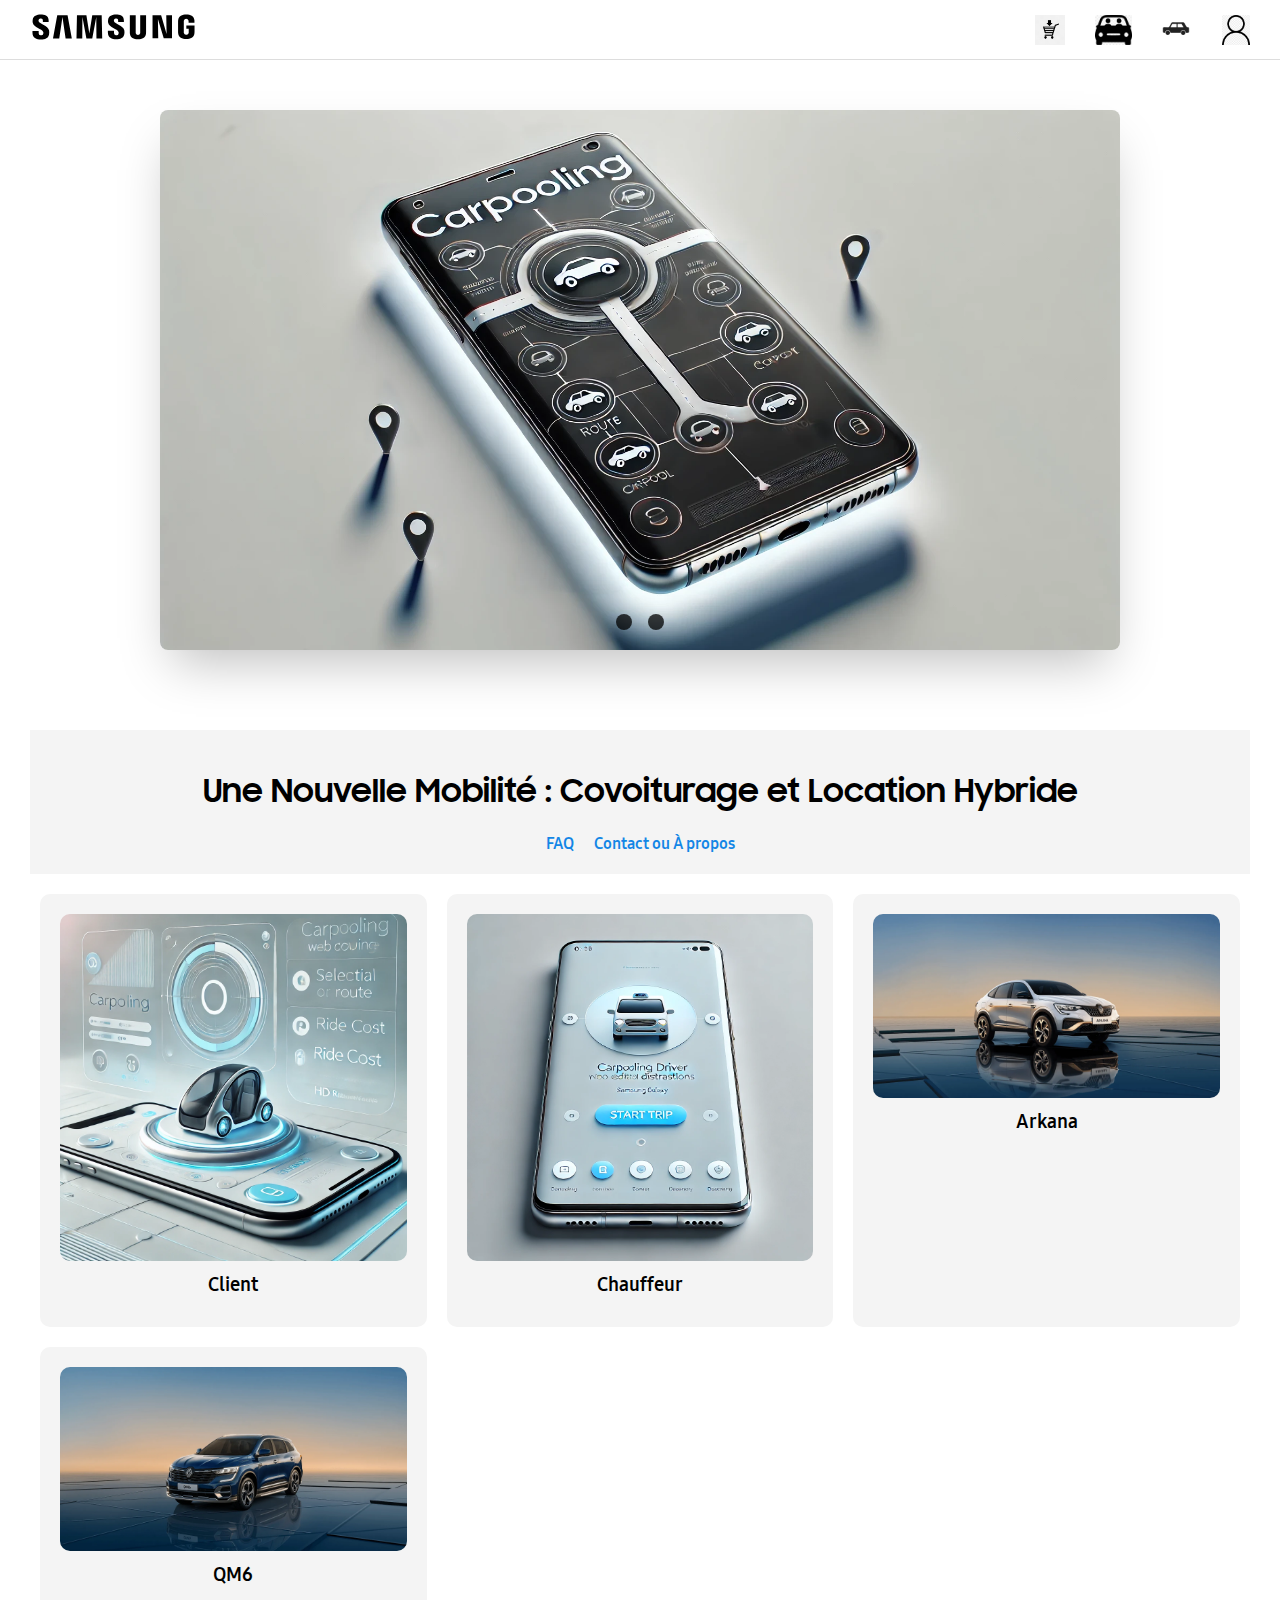
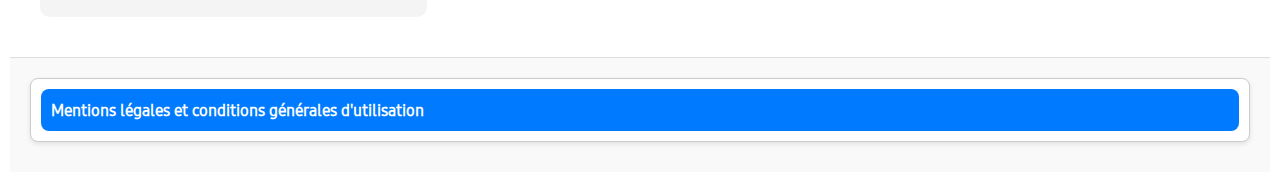
<file: SAE_WEB_Samsung/index.html>
<!DOCTYPE html>
<html lang="fr">
<head>
  <meta charset="UTF-8">
  <meta name="viewport" content="width=device-width, initial-scale=1.0">
  <title>Explore #DoWhatYouCant</title>
  <link rel="stylesheet" href="css/header.css">
  <link rel="stylesheet" href="css/principale.css">
</head>

<body>
<header class="header">
  <!-- Logo Samsung à gauche -->
  <div class="header-left">
    <a href="index.html">
      <img src="img/head/samsung.svg" alt="Samsung Logo">
    </a>
  </div>

  <!-- Liens à droite -->
  <div class="header-right">
    <a href="achat.html"><img src="img/head/achat.png" alt="achat"></a>
    <a href="covoiturage.html"><img src="img/head/covoiturage.png"><i class="icon-carpolling"></i></a>
    <a href="location.html"><img src="img/head/vtr.jpg"><i class="icon-location"></i></a>
    <a href="login.html"><img src="img/head/login.png"><i class="icon-user"></i></a>
  </div>
</header>

<!-- Contenu carrousel -->
<main>
  <div>
    <section class="container">
      <div class="slide-wrapper">
        <div class="slider">
          <img id="slide-1" src="img/covoit/carspollinf.webp" alt="carspollinf" />
          <img id="slide-2" src="img/loca/arkana/arkana_presentation.png" alt="voiture 2" />
        </div>
        <div class="slider-nav">
          <a href="#slide-1"></a>
          <a href="#slide-2"></a>
        </div>
      </div>
    </section>
  </div>

  <!-- Contenu des produits -->
  <section class="tittle-1">
    <h1>Une Nouvelle Mobilité : Covoiturage et Location Hybride</h1>
    <nav>
      <ul>
        <li><a href="faq.html">FAQ</a></li>
        <li><a href="info.html">Contact ou À propos</a></li>
      </ul>
    </nav>
  </section>

  <section class="products">
    <div class="product">
      <img src="img/covoit/consomateur.webp" alt="covoiturage client">
      <h2>Client</h2>
      <a href="client.html"><button class="hidden-button">Covoiturage</button></a>
    </div>

    <div class="product new">
      <img src="img/covoit/chauffeur.webp" alt="covoiturage chauffeur">
      <h2>Chauffeur</h2>
      <a href="conducteur.html"><button class="hidden-button">Covoiturage</button></a>
    </div>

    <div class="product">
      <img src="img/loca/arkana/akana.webp" alt="ARKANA">
      <h2>Arkana</h2>
      <a href="arkana.html"><button class="hidden-button">Louer</button></a>
    </div>

    <div class="product">
      <img src="img/loca/QM6/qm6.webp" alt="QM6">
      <h2>QM6</h2>
      <a href="QM6.html"><button class="hidden-button">Louer</button></a>
    </div>
  </section>
</main>

</body>

<!-- Mentions légales à la fin de la page -->
<footer>
  <details class="accordion">
    <summary class="accordion-summary">
      Mentions légales et conditions générales d'utilisation
    </summary>

    <div class="accordion-content">
      <p>
        Bienvenue sur notre site. En utilisant nos services, vous acceptez les conditions générales d'utilisation décrites ci-dessous.
      </p>
      <h3>1. Informations générales</h3>
      <p>
        Ce site est un projet fictif réalisé dans le cadre d'une activité pédagogique. Tous les contenus, images et données présentés ici ne sont pas officiels et ne reflètent pas les services ou produits réels de Samsung ou d'autres entités.
      </p>

      <h3>2. Propriété intellectuelle</h3>
      <p>
        Tous les éléments présentés sur ce site (textes, images, vidéos, etc.) sont utilisés uniquement à des fins éducatives. Les marques et logos appartiennent à leurs propriétaires respectifs. Toute reproduction ou utilisation non autorisée est interdite.
      </p>
      <a href="https://www.samsung.com/fr/info/legal/">en savoir plus</a>
      <h3>3. Limitation de responsabilité</h3>
      <p>
        Ce site n'est pas responsable de l'exactitude ou de la mise à jour des informations présentées. Les contenus sont purement fictifs et ne doivent pas être pris comme une source d'information officielle.
      </p>

      <h3>4. Protection des données</h3>
      <p>
        Ce site ne collecte ni ne stocke aucune donnée personnelle. Les formulaires ou fonctionnalités interactives sont simulés et n'impliquent aucun traitement réel des données.
      </p>

      <h3>5. Contact</h3>
      <p>
        Pour toute question relative à ce projet ou pour signaler une erreur dans les contenus présentés, veuillez contacter votre responsable pédagogique ou l'équipe projet.
      </p>
    </div>
  </details>
</footer>

</html>
</file>
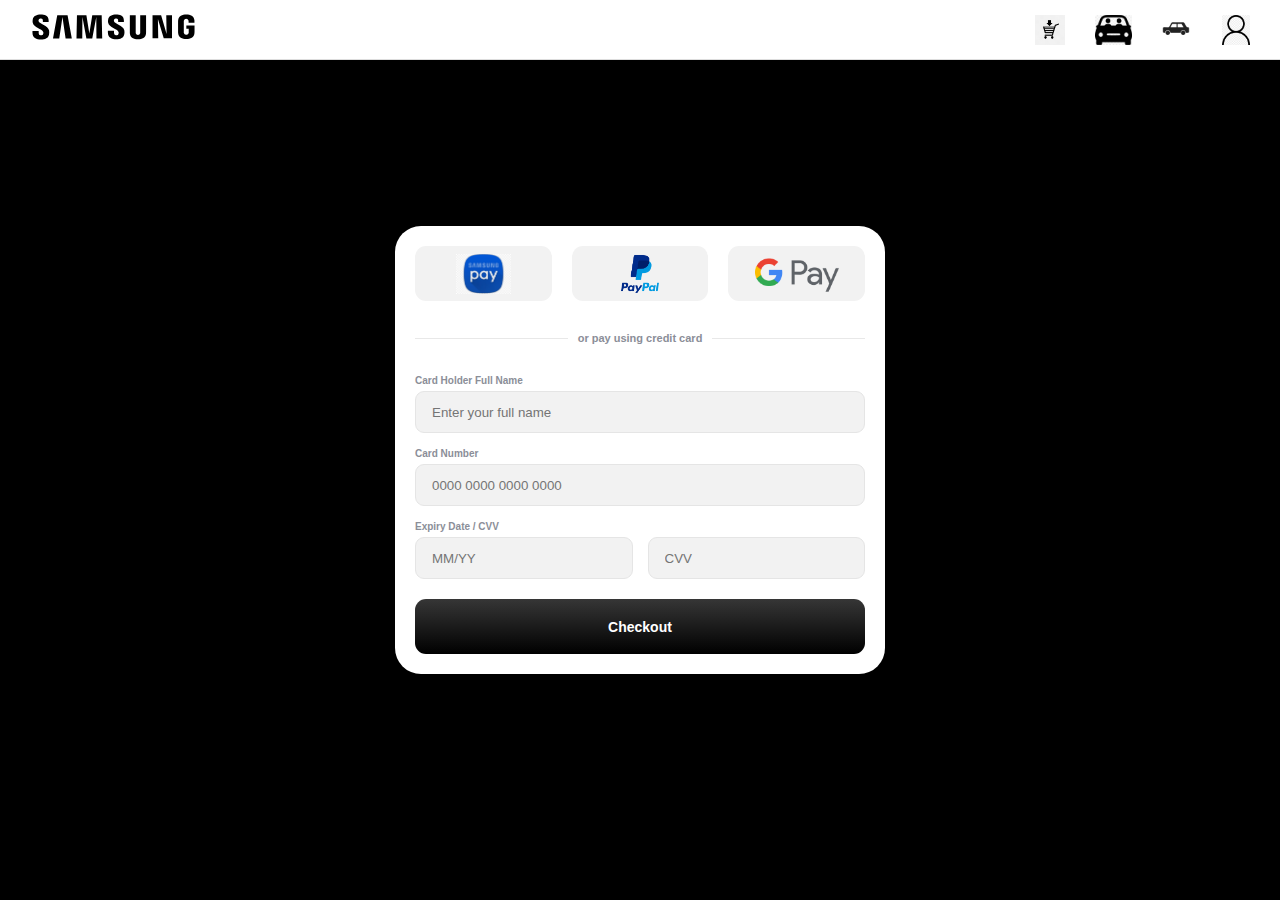
<file: SAE_WEB_Samsung/achat.html>
<!DOCTYPE html>
<html lang="en">
<head>
  <meta charset="UTF-8">
  <meta name="viewport" content="width=device-width, initial-scale=1.0">
  <title>Payment Modal</title>
  <link rel="stylesheet" href="css/achat.css">
  <link rel="stylesheet" href="css/header.css">
</head>

<header class="header">
  <!-- Logo Samsung à gauche -->
  <div class="header-left">
    <a href="index.html">
      <img src="img/head/samsung.svg" alt="Samsung Logo">
    </a>
  </div>

  <!-- Liens à droite -->
  <div class="header-right">
    <a href="achat.html"><img src="img/head/achat.png" alt="achat"></a>
    <a href="covoiturage.html"><img src="img/head/covoiturage.png"><i class="icon-carpolling"></i></a>
    <a href="location.html"><img src="img/head/vtr.jpg"><i class="icon-location"></i></a>
    <a href="login.html"><img src="img/head/login.png"><i class="icon-user"></i></a>
  </div>
</header>

<body>
<div class="modal">
  <form class="form">
    <div class="payment--options">
      <button name="paypal" type="button">
        <img src="img/sms_pay.webp" alt="PayPal Logo" width="60" height="20">
      </button>
      <button name="samsung-pay" type="button">
        <img src="img/Paypal_2014_logo.png" alt="Samsung Pay Logo" width="60" height="20">
      </button>
      <button name="google-pay" type="button">
        <img src="img/Google_Pay_Logo.svg.png" alt="Google Pay Logo" width="60" height="20">
      </button>
    </div>
    <div class="separator">
      <div class="line"></div>
      <p>or pay using credit card</p>
      <div class="line"></div>
    </div>
    <div class="credit-card-info--form">
      <div class="input_container">
        <label for="cardholder" class="input_label">Card Holder Full Name</label>
        <input id="cardholder" class="input_field" type="text" placeholder="Enter your full name">
      </div>
      <div class="input_container">
        <label for="cardnumber" class="input_label">Card Number</label>
        <input id="cardnumber" class="input_field" type="number" placeholder="0000 0000 0000 0000">
      </div>
      <div class="input_container">
        <label class="input_label">Expiry Date / CVV</label>
        <div class="split">
          <input class="input_field" type="text" placeholder="MM/YY">
          <input class="input_field" type="number" placeholder="CVV">
        </div>
      </div>
    </div>
    <button class="purchase--btn">Checkout</button>
  </form>
</div>

</body>

</html>
</file>
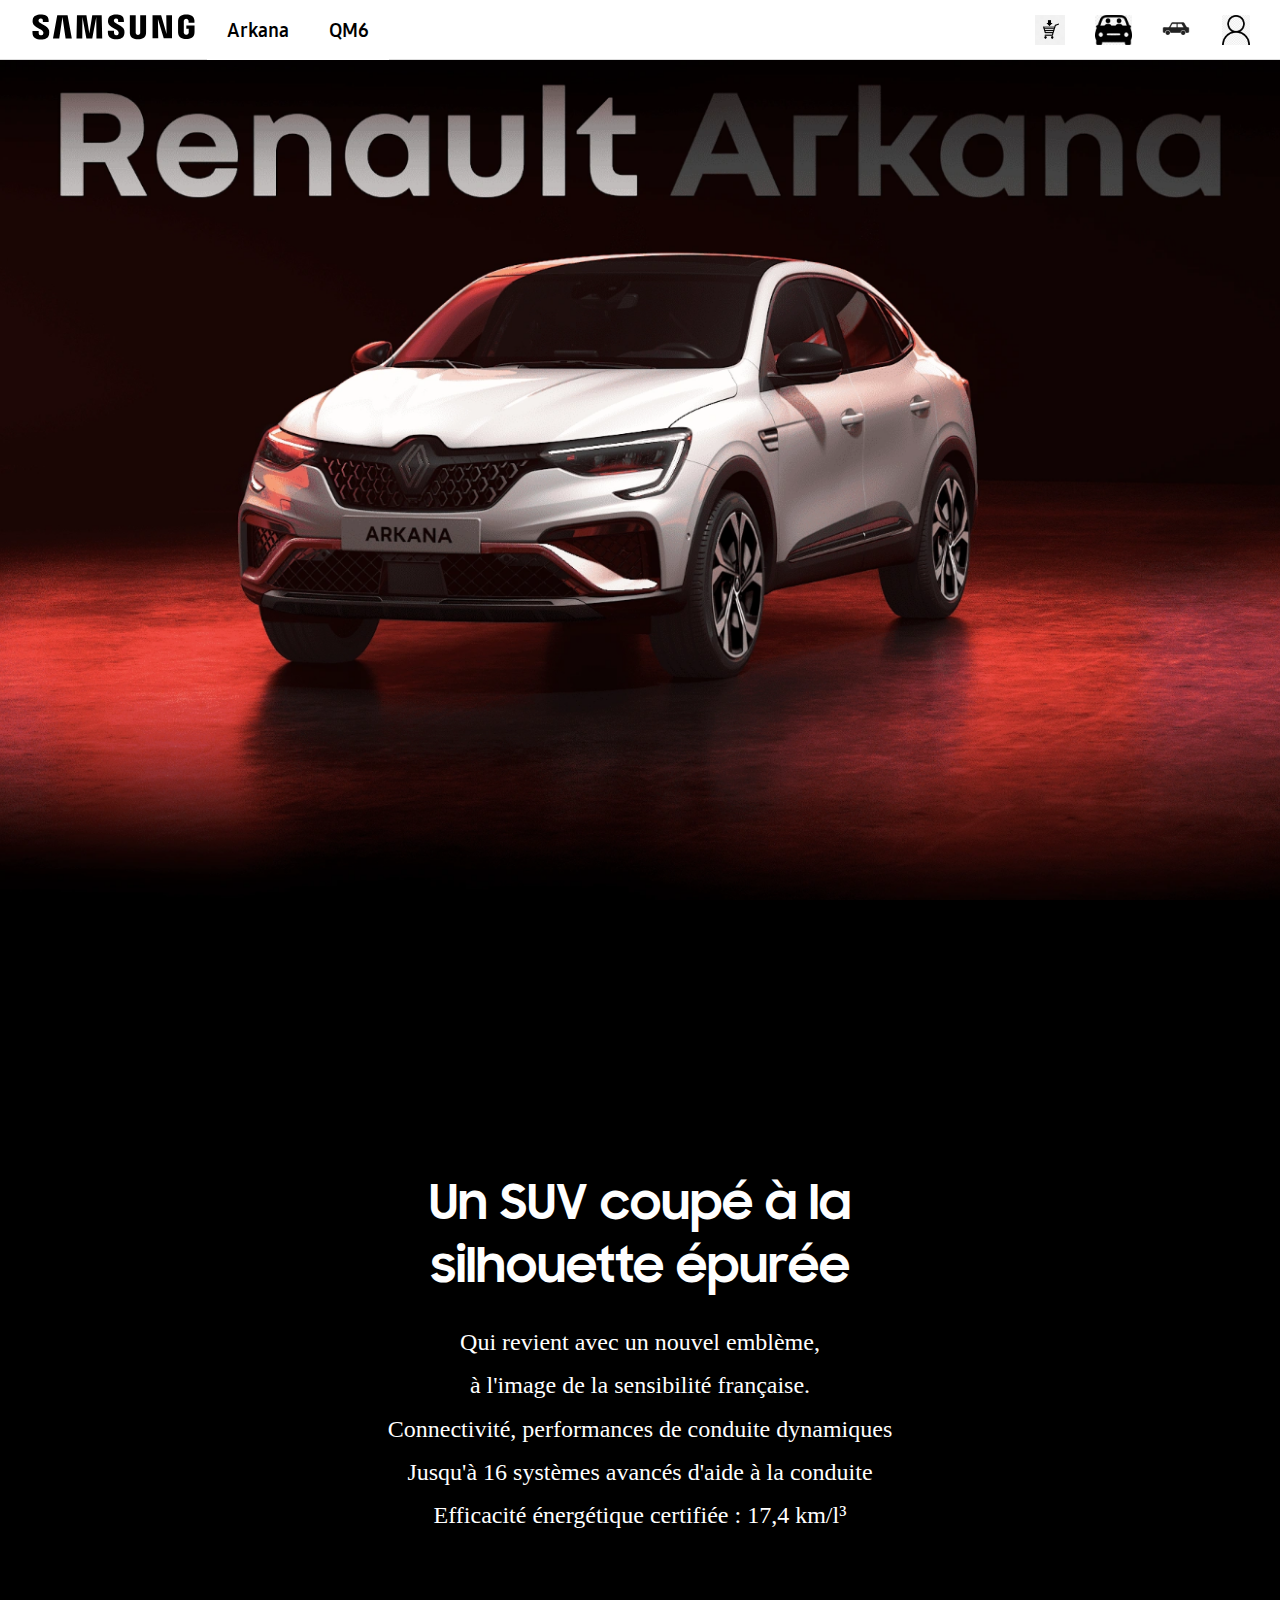
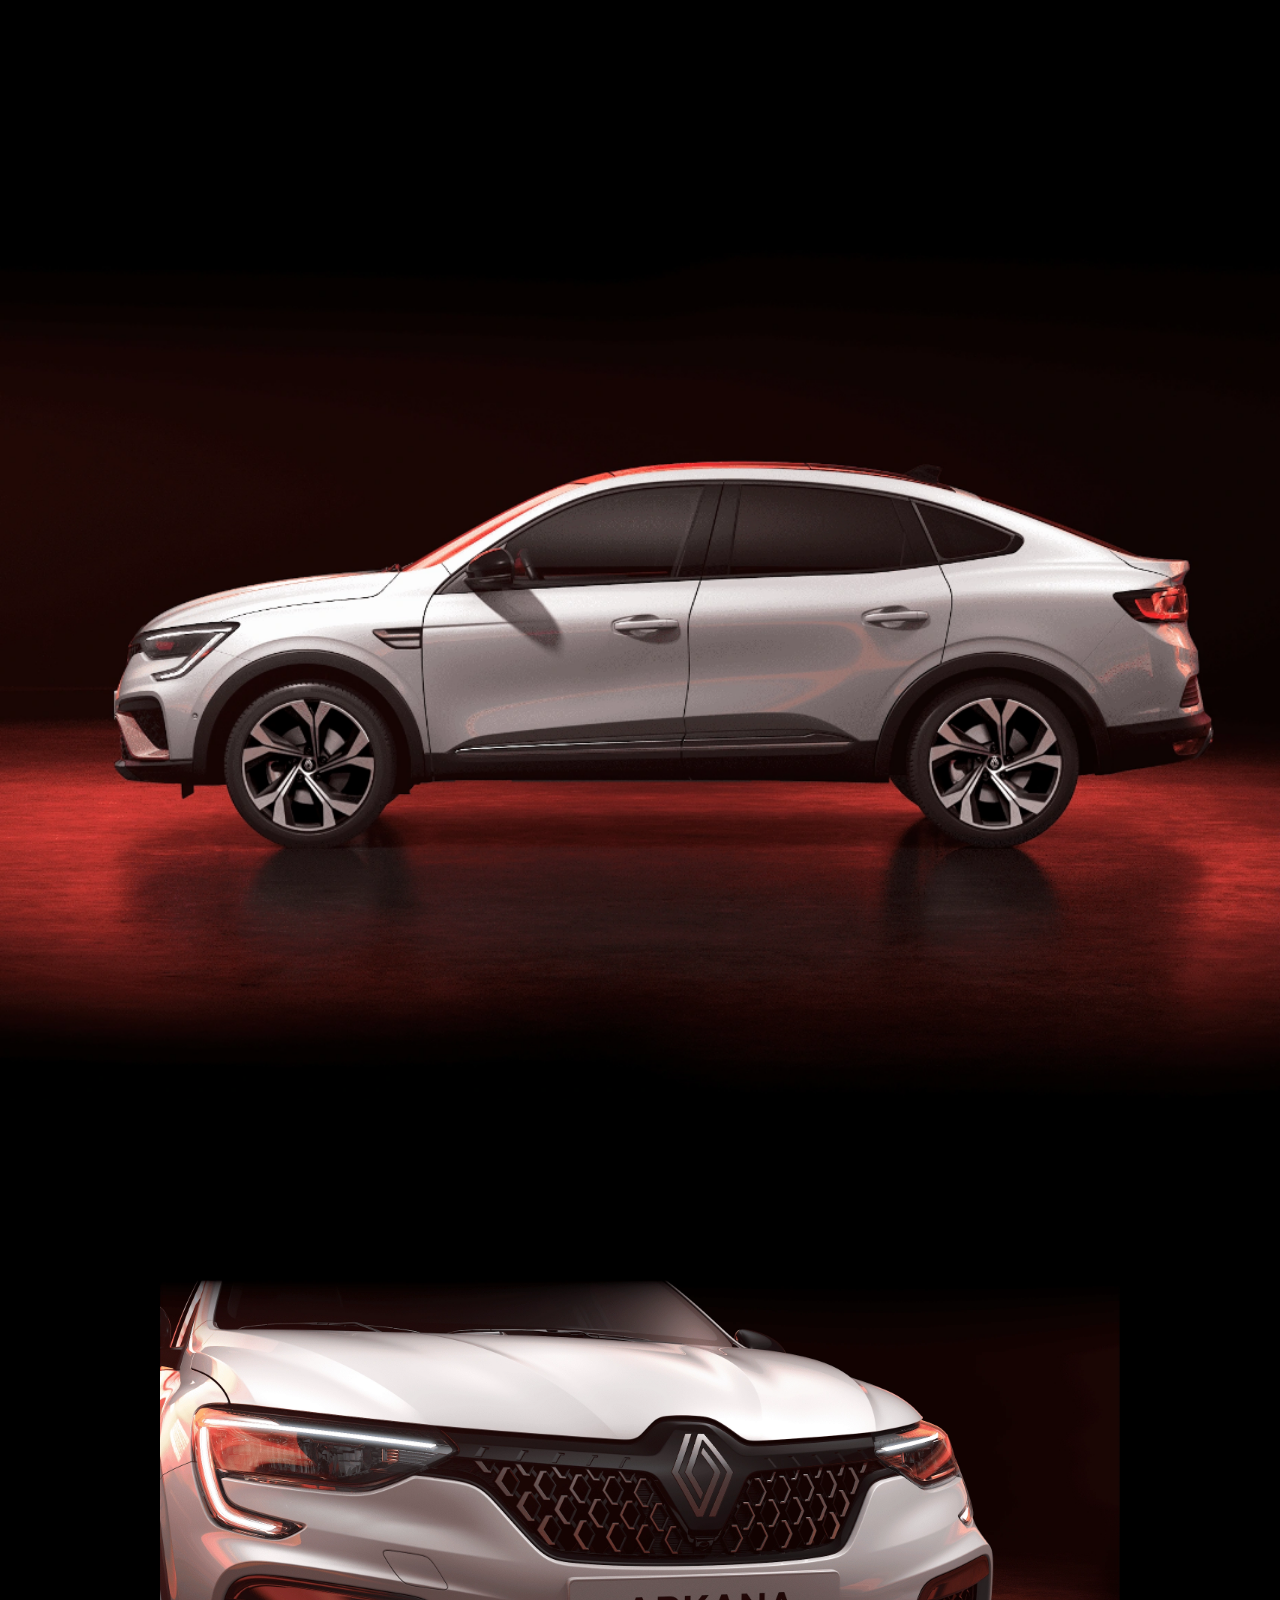
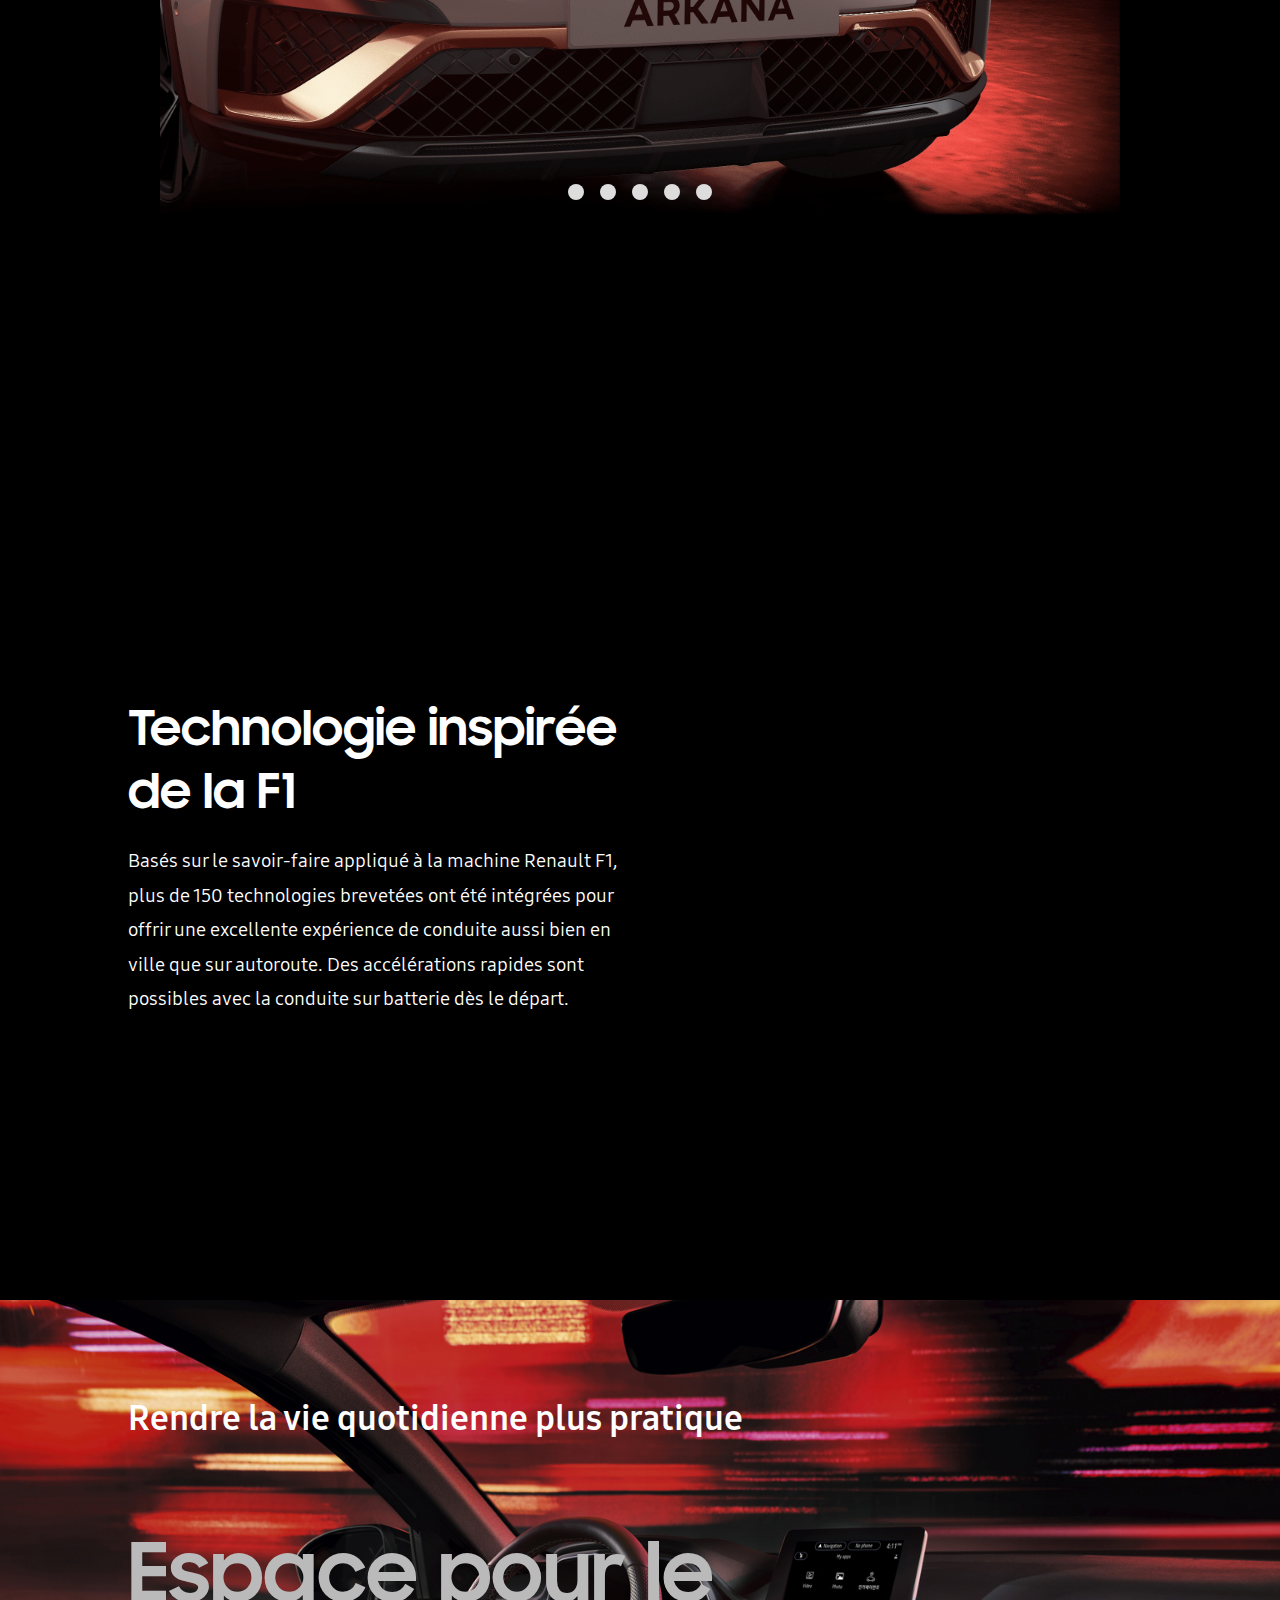
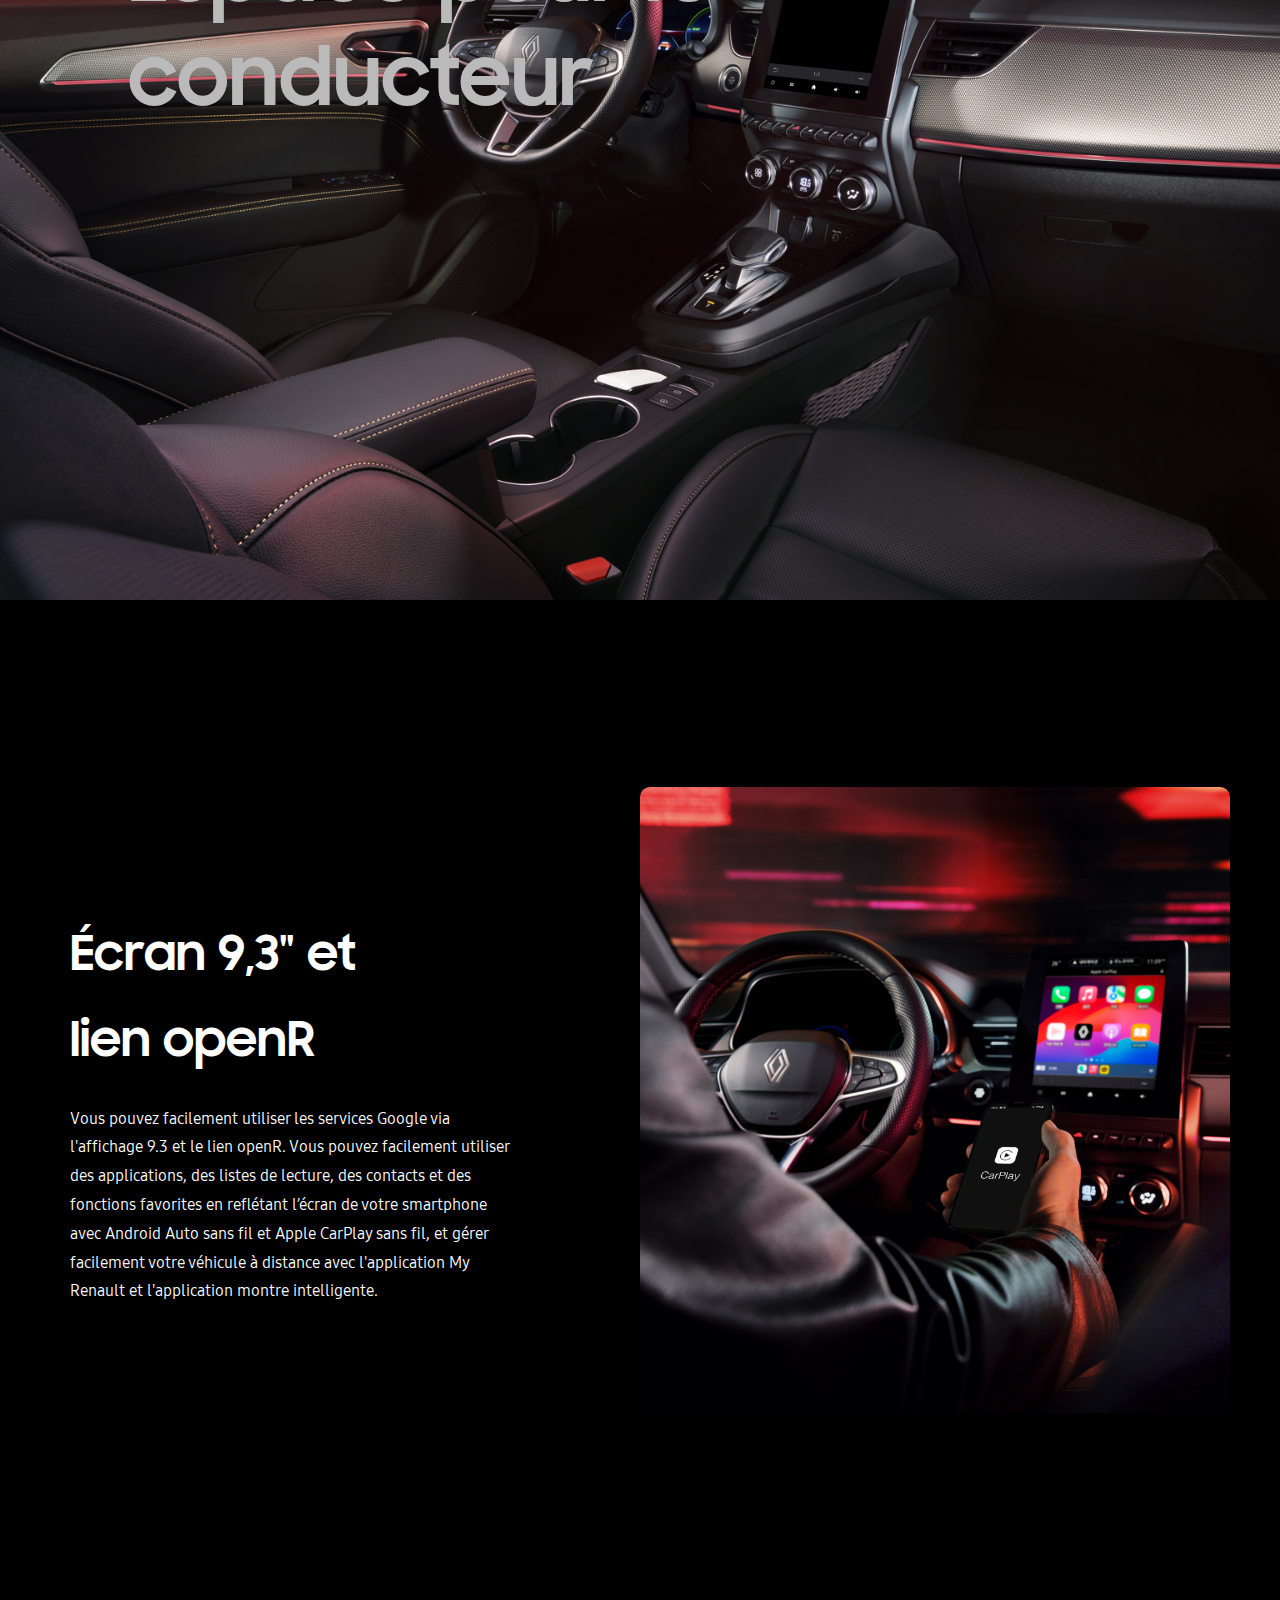
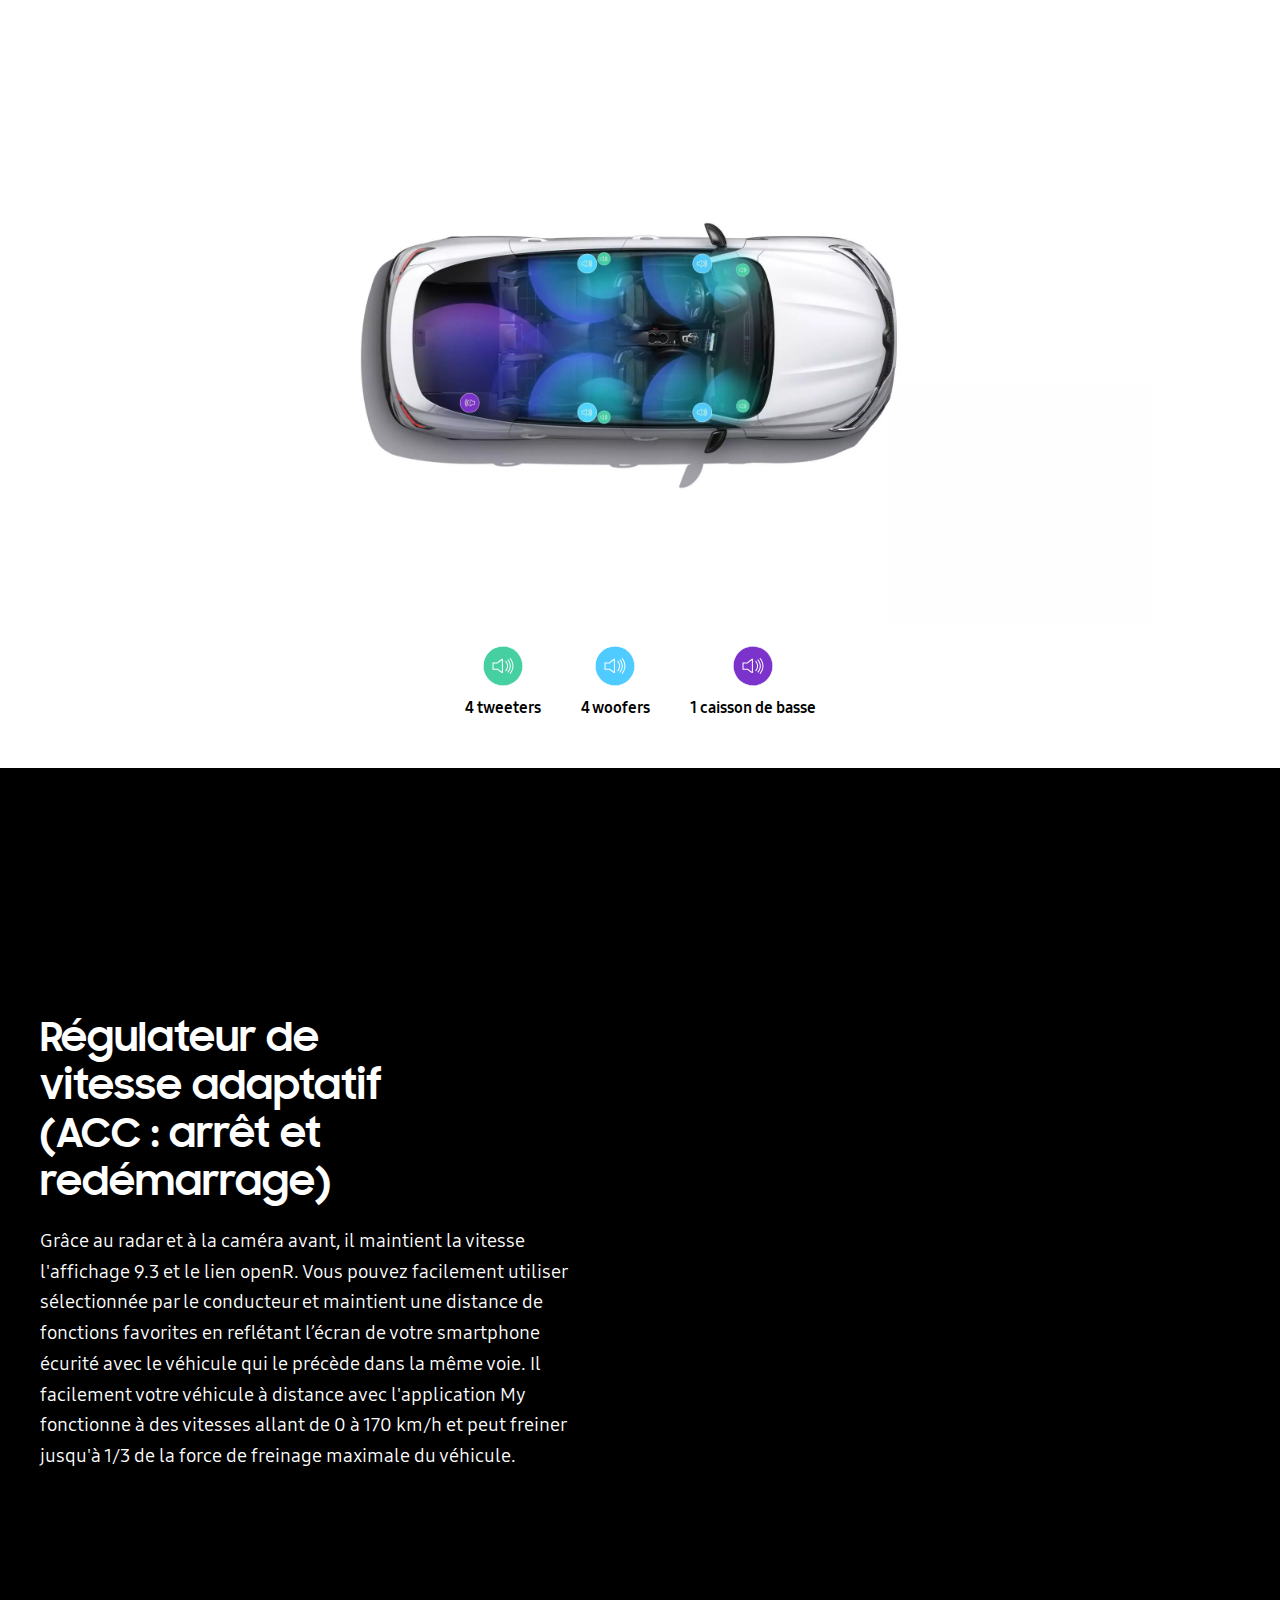
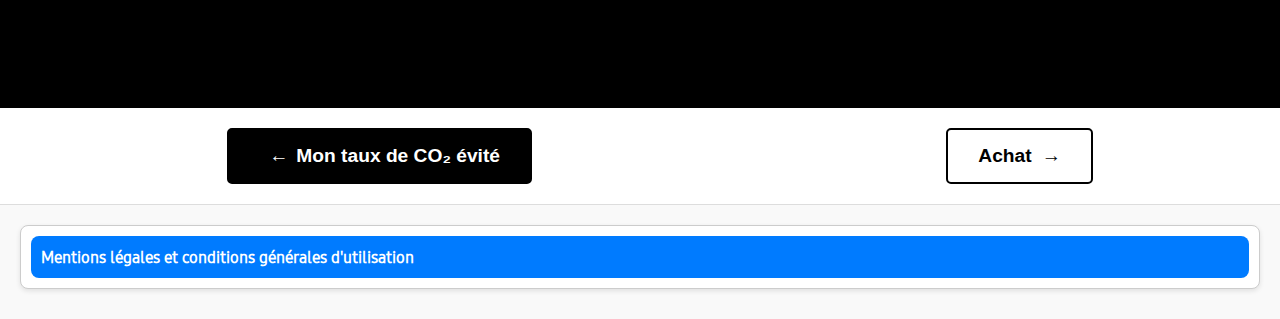
<file: SAE_WEB_Samsung/arkana.html>
<!DOCTYPE html>
<html lang="en" xmlns="">
<head>
    <meta charset="UTF-8">
    <meta name="viewport" content="width=device-width, initial-scale=1.0">
    <title>Renault Arkana Ad</title>
    <link rel="stylesheet" href="css/voiture.css">
    <link rel="stylesheet" href="css/header.css">
</head>


<header class="header">
    <!-- Logo Samsung à gauche -->
    <div class="header-left">
        <a href="index.html">
            <img src="img/head/samsung.svg" alt="Samsung Logo">
        </a>
    </div>

    <div class="header-center">
        <a href="arkana.html">Arkana</a>
        <a href="QM6.html">QM6</a>
    </div>


    <!-- Liens à droite -->
    <div class="header-right">
        <a href="achat.html"><img src="img/head/achat.png" alt="achat"></a>
        <a href="covoiturage.html"><img src="img/head/covoiturage.png"><i class="icon-carpolling"></i></a>
        <a href="location.html"><img src="img/head/vtr.jpg"><i class="icon-location"></i></a>
        <a href="login.html"><img src="img/head/login.png"><i class="icon-user"></i></a>
    </div>
</header>


<body>

<!-- First section with image -->
<div class="section">
    <img src="img/loca/arkana/arkana_presentation.png" alt="Background">
</div>

<!-- Second section with text overlay -->
<div class="section" style="background: #000;">
    <div class="text-overlay">
        <h1>Un SUV coupé à la silhouette épurée</h1>
        <p>Qui revient avec un nouvel emblème,<br>
            à l'image de la sensibilité française.<br>
            Connectivité, performances de conduite dynamiques<br>
            Jusqu'à 16 systèmes avancés d'aide à la conduite<br>
            Efficacité énergétique certifiée : 17,4 km/l³
        </p>
    </div>
</div>

<div class="section">
    <img src="img/loca/arkana/arkana_profile.png" alt="arkana">
</div>
<!-- Carousel Section -->
<div class="container">
    <div class="slide-wrapper">
        <div class="slider">
            <!-- Dynamically Generated Images -->
            <img src="img/loca/arkana/arkana_sequence1.webp" alt="Carousel Image 1">
            <img src="img/loca/arkana/arkana_sequence2.webp" alt="Carousel Image 2">
            <img src="img/loca/arkana/arkana_sequence4.webp" alt="Carousel Image 3">
            <img src="img/loca/arkana/arkana_sequence5.webp" alt="Carousel Image 4">
            <img src="img/loca/arkana/arkana_sequence6.webp" alt="Carousel Image 5">
        </div>
        <div class="slider-nav">
            <div class="active"></div>
            <div></div>
            <div></div>
            <div></div>
            <div></div>
        </div>
    </div>
</div>


<div class="video-text-section">
    <video autoplay muted loop>
        <source src="https://cdn.renault.co.kr/ko/resource/img/upload/asset/arkana/exploded/Motorisation_Hybrid_E_Tech_1280_720.mp4" type="video/mp4">
    </video>
    <div class="text-content">
        <h1>Technologie inspirée de la F1</h1>
        <p>Basés sur le savoir-faire appliqué à la machine Renault F1, plus de 150 technologies brevetées ont été intégrées pour offrir une excellente expérience de conduite aussi bien en ville que sur autoroute. Des accélérations rapides sont possibles avec la conduite sur batterie dès le départ.</p>
    </div>
</div>

<div class="driver-space-section">
    <img src="img/loca/arkana/arkana_interieur.png" alt="interieur">
    <div class="text-content-interieur">
        <h1>Rendre la vie quotidienne plus pratique</h1>
        <p>Espace pour le<br> conducteur</p>
    </div>
</div>

<div class="carplay-section">
    <div class="text-content-carplay">
        <h1>Écran 9,3" et<br>lien openR</h1>
        <p>
            Vous pouvez facilement utiliser les services Google via<br>
            l'affichage 9.3 et le lien openR. Vous pouvez facilement utiliser<br>
            des applications, des listes de lecture, des contacts et des<br>
            fonctions favorites en reflétant l’écran de votre smartphone<br>
            avec Android Auto sans fil et Apple CarPlay sans fil, et gérer<br>
            facilement votre véhicule à distance avec l'application My<br>
            Renault et l'application montre intelligente.
        </p>
    </div>
    <img src="img/loca/arkana/arkana_carplay.png" alt="CarPlay">
</div>

<div class="sound-icons-section">
    <img src="img/loca/arkana/arkana_son.webp" alt="Vue intérieure avec sons">
    <div class="sound-legend">
        <div>
            <img src="img/loca/arkana/son/son_vert.svg" alt="Tweeter">
            <span>4 tweeters</span>
        </div>
        <div>
            <img src="img/loca/arkana/son/son_bleu.svg" alt="Woofer">
            <span>4 woofers</span>
        </div>
        <div>
            <img src="img/loca/arkana/son/son_violet.svg" alt="Caisson de basse">
            <span>1 caisson de basse</span>
        </div>
    </div>
</div>

<div class="auto-section">
    <div class="text-content-auto">
        <h1>Régulateur de<br>
            vitesse adaptatif<br>
            (ACC : arrêt et<br>
            redémarrage)</h1>
        <p>
            Grâce au radar et à la caméra avant, il maintient la vitesse<br>
            l'affichage 9.3 et le lien openR. Vous pouvez facilement utiliser<br>
            sélectionnée par le conducteur et maintient une distance de<br>
            fonctions favorites en reflétant l’écran de votre smartphone<br>
            écurité avec le véhicule qui le précède dans la même voie. Il<br>
            facilement votre véhicule à distance avec l'application My<br>
            fonctionne à des vitesses allant de 0 à 170 km/h et peut freiner<br>
            jusqu'à 1/3 de la force de freinage maximale du véhicule.
        </p>
    </div>
    <video autoplay muted loop>
        <source src="https://cdn.renault.co.kr/ko/resource/img/upload/asset/arkana/editorial/video_editorial.mp4" type="video/mp4">
    </video>
</div>

<div class="button-container">
    <a href="calculateur.html" class="button black">
        <span class="arrow">&#8592;</span>Mon taux de CO₂ évité
    </a>
    <a href="achat.html" class="button white">
        Achat <span>&#8594;</span>
    </a>
</div>

</body>

<!-- Mentions légales à la fin de la page -->
<footer>
    <details class="accordion">
        <summary class="accordion-summary">
            Mentions légales et conditions générales d'utilisation
        </summary>

        <div class="accordion-content">
            <p>
                Bienvenue sur notre site. En utilisant nos services, vous acceptez les conditions générales d'utilisation décrites ci-dessous.
            </p>
            <h3>1. Informations générales</h3>
            <p>
                Ce site est un projet fictif réalisé dans le cadre d'une activité pédagogique. Tous les contenus, images et données présentés ici ne sont pas officiels et ne reflètent pas les services ou produits réels de Samsung ou d'autres entités.
            </p>

            <h3>2. Propriété intellectuelle</h3>
            <p>
                Tous les éléments présentés sur ce site (textes, images, vidéos, etc.) sont utilisés uniquement à des fins éducatives. Les marques et logos appartiennent à leurs propriétaires respectifs. Toute reproduction ou utilisation non autorisée est interdite.
            </p>

            <h3>3. Limitation de responsabilité</h3>
            <p>
                Ce site n'est pas responsable de l'exactitude ou de la mise à jour des informations présentées. Les contenus sont purement fictifs et ne doivent pas être pris comme une source d'information officielle.
            </p>

            <h3>4. Protection des données</h3>
            <p>
                Ce site ne collecte ni ne stocke aucune donnée personnelle. Les formulaires ou fonctionnalités interactives sont simulés et n'impliquent aucun traitement réel des données.
            </p>

            <h3>5. Contact</h3>
            <p>
                Pour toute question relative à ce projet ou pour signaler une erreur dans les contenus présentés, veuillez contacter votre responsable pédagogique ou l'équipe projet.
            </p>
        </div>
    </details>
</footer>
</html>
</file>
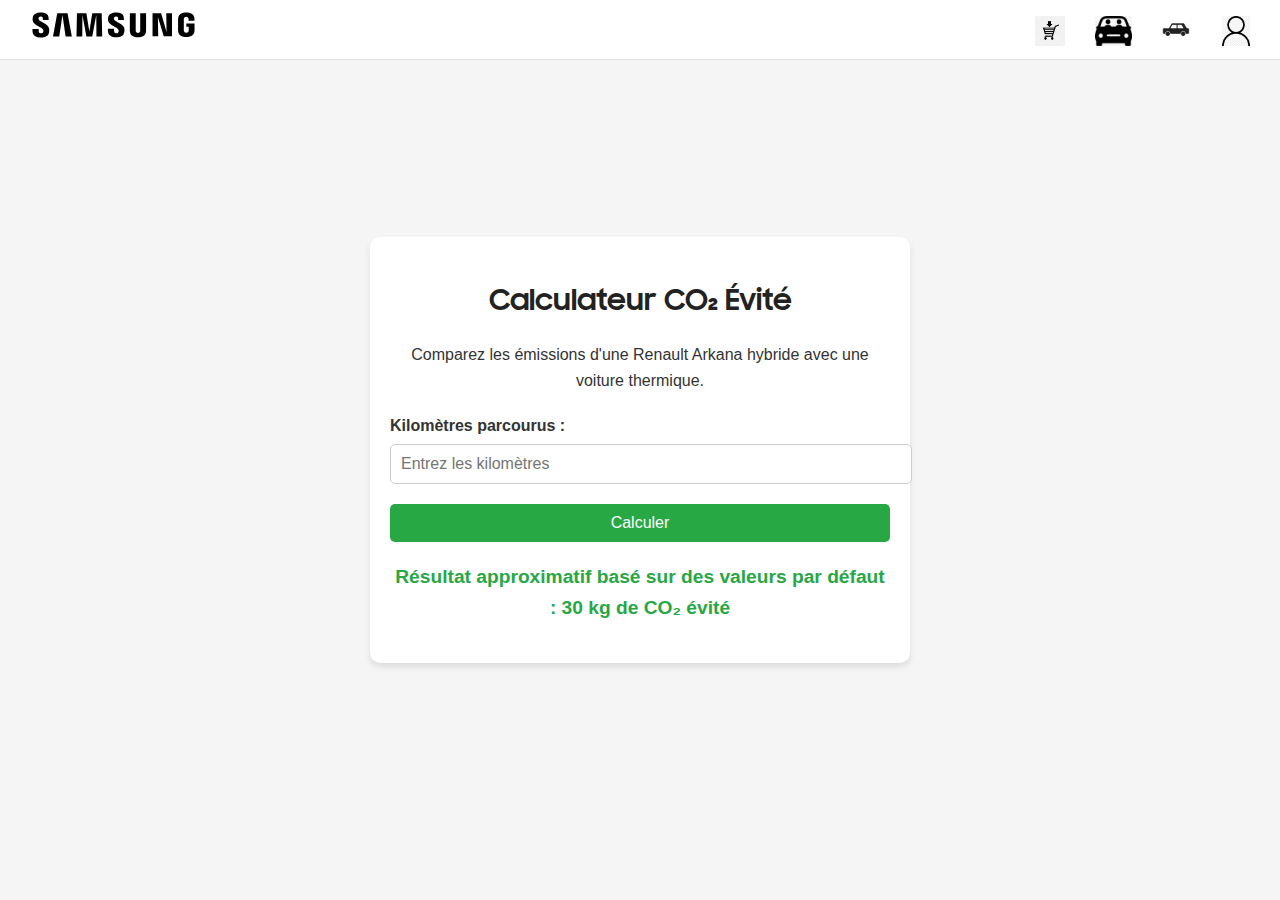
<file: SAE_WEB_Samsung/calculateur.html>
<!DOCTYPE html>
<html lang="fr">
<head>
  <meta charset="UTF-8">
  <meta name="viewport" content="width=device-width, initial-scale=1.0">
  <title>Calculateur CO₂</title>
  <link rel="stylesheet" href="css/header.css">
  <link rel="stylesheet" href="css/calculateur.css">
</head>


<header class="header">
  <!-- Logo Samsung à gauche -->
  <div class="header-left">
    <a href="index.html">
      <img src="img/head/samsung.svg" alt="Samsung Logo">
    </a>
  </div>

  <!-- Liens à droite -->
  <div class="header-right">
    <a href="achat.html"><img src="img/head/achat.png" alt="achat"></a>
    <a href="covoiturage.html"><img src="img/head/covoiturage.png"><i class="icon-carpolling"></i></a>
    <a href="location.html"><img src="img/head/vtr.jpg"><i class="icon-location"></i></a>
    <a href="login.html"><img src="img/head/login.png"><i class="icon-user"></i></a>
  </div>
</header>



<body>
<div class="calculator-container">
  <div class="calculator-header">
    <h1>Calculateur CO₂ Évité</h1>
    <p>Comparez les émissions d'une Renault Arkana hybride avec une voiture thermique.</p>
  </div>

  <form action="#" method="get">
    <div class="form-group">
      <label for="km">Kilomètres parcourus :</label>
      <input type="number" id="km" name="km" placeholder="Entrez les kilomètres" required>
    </div>
    <button type="submit" class="calculate-btn">Calculer</button>


    <div class="result">
      <p>
        Résultat approximatif basé sur des valeurs par défaut :
        <strong>30 kg de CO₂ évité</strong>
      </p>
    </div>

  </form>
</div>
</body>
</html>
</file>
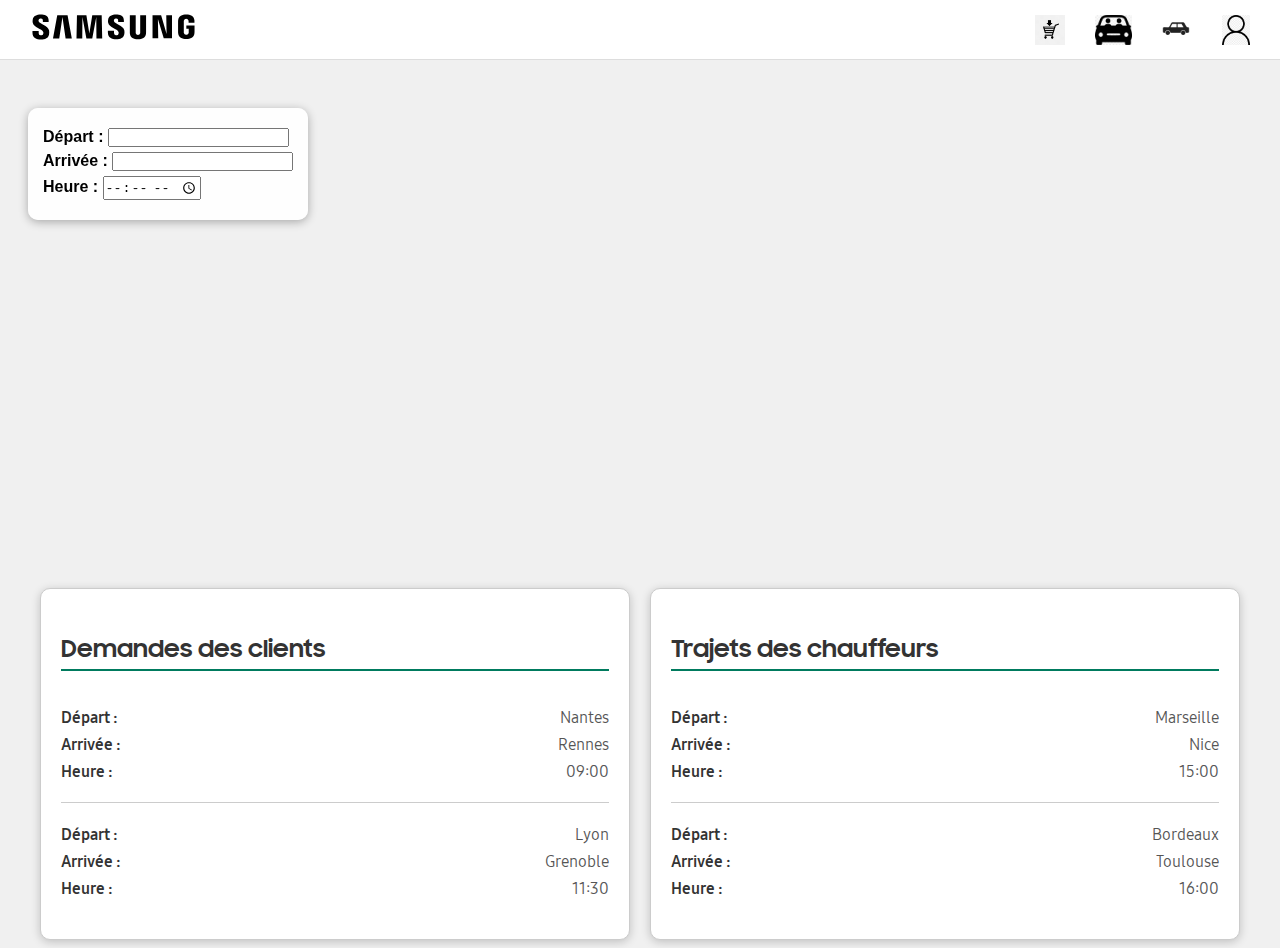
<file: SAE_WEB_Samsung/client.html>
<!DOCTYPE html>
<html lang="fr">

<head>
    <meta charset="UTF-8">
    <meta name="viewport" content="width=device-width, initial-scale=1.0">
    <title>Carte et Demande</title>
    <link rel="stylesheet" href="css/header.css">
    <link rel="stylesheet" href="css/client.css">
</head>


<header class="header">
    <!-- Logo Samsung à gauche -->
    <div class="header-left">
        <a href="index.html">
            <img src="img/head/samsung.svg" alt="Samsung Logo">
        </a>
    </div>

    <!-- Liens à droite -->
    <div class="header-right">
        <a href="achat.html"><img src="img/head/achat.png" alt="achat"></a>
        <a href="covoiturage.html"><img src="img/head/covoiturage.png"><i class="icon-carpolling"></i></a>
        <a href="location.html"><img src="img/head/vtr.jpg"><i class="icon-location"></i></a>
        <a href="login.html"><img src="img/head/login.png"><i class="icon-user"></i></a>
    </div>
</header>
<body>
<div class="map-container">


    <iframe
            src="https://www.google.com/maps/embed?pb=!1m18!1m12!1m3!1d2624.999168733134!2d2.292292515674436!3d48.85884407928792!2m3!1f0!2f0!3f0!3m2!1i1024!2i768!4f13.1!3m3!1m2!1s0x47e66fdf77e330d1%3A0x3a5d61e9b1e2f4b8!2sEiffel%20Tower!5e0!3m2!1sen!2sfr!4v1632936746330!5m2!1sen!2sfr"
            allowfullscreen=""
            loading="lazy">
    </iframe>
    <div class="client-request"><p>
        <label for="depart"><strong>Départ :</strong></label>
        <input type="text" id="depart" name="depart">
    </p>
        <p>
            <label for="arrivee"><strong>Arrivée :</strong></label>
            <input type="text" id="arrivee" name="arrivee">
        </p>
        <p>
            <label for="heure"><strong>Heure :</strong></label>
            <input type="time" id="heure" name="heure" >
        </p>
    </div>
</div>



<div class="content-section">
    <div class="box">
        <h3>Demandes des clients</h3>
        <div class="demande">
            <p><strong>Départ :</strong> Nantes</p>
            <p><strong>Arrivée :</strong> Rennes</p>
            <p><strong>Heure :</strong> 09:00</p>
        </div>
        <div class="demande">
            <p><strong>Départ :</strong> Lyon</p>
            <p><strong>Arrivée :</strong> Grenoble</p>
            <p><strong>Heure :</strong> 11:30</p>
        </div>
    </div>


    <div class="box">
        <h3>Trajets des chauffeurs</h3>
        <div class="demande">
            <p><strong>Départ :</strong> Marseille</p>
            <p><strong>Arrivée :</strong> Nice</p>
            <p><strong>Heure :</strong> 15:00</p>
        </div>
        <div class="demande">
            <p><strong>Départ :</strong> Bordeaux</p>
            <p><strong>Arrivée :</strong> Toulouse</p>
            <p><strong>Heure :</strong> 16:00</p>
        </div>
    </div>
</div>
</body>
</html>
</file>
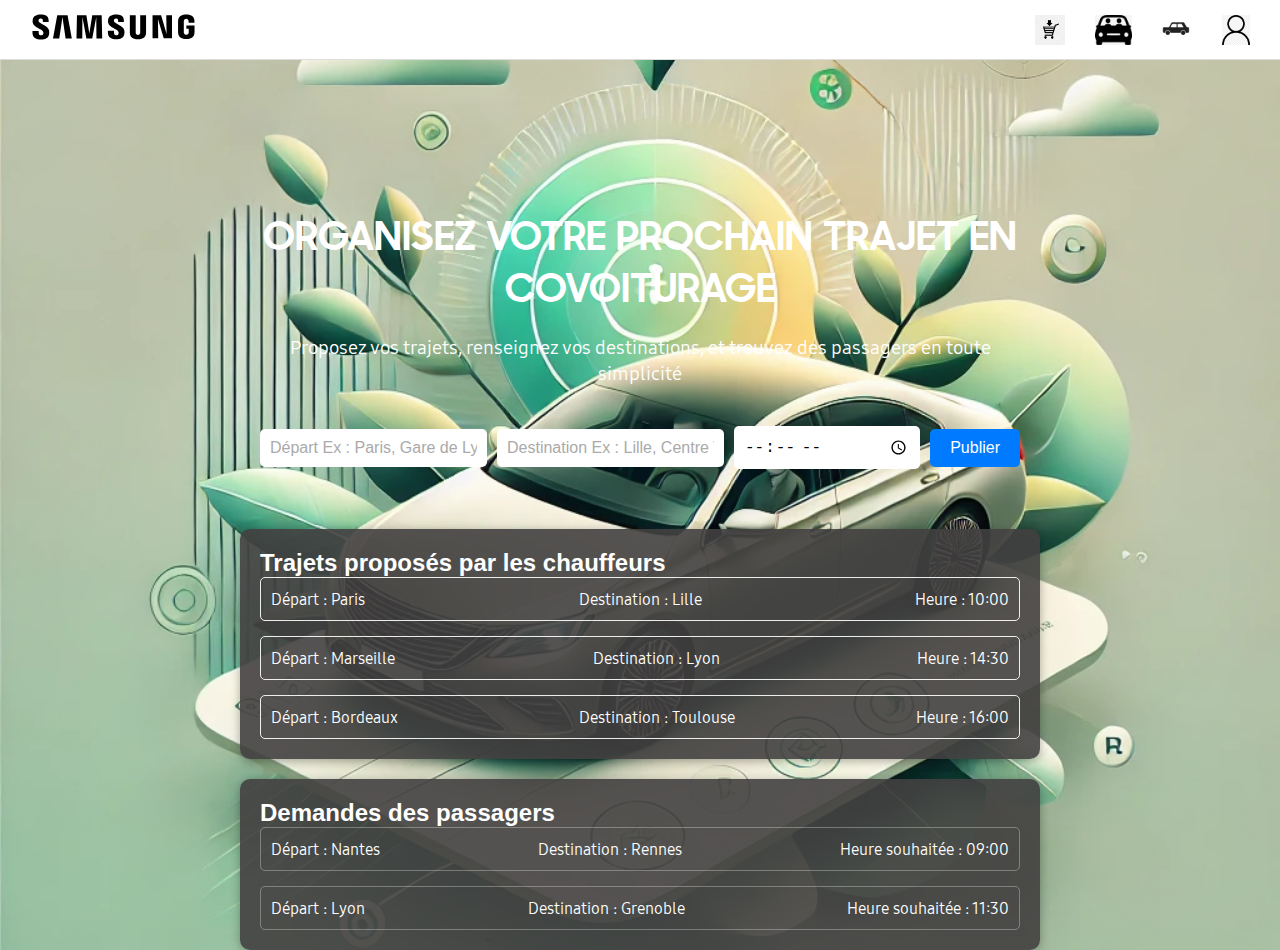
<file: SAE_WEB_Samsung/conducteur.html>
<!DOCTYPE html>
<html lang="fr">
<head>
    <meta charset="UTF-8">
    <meta name="viewport" content="width=device-width, initial-scale=1.0">
    <title>Chauffeur de Covoiturage</title>
    <link rel="stylesheet" href="css/conducteur.css">
    <link rel="stylesheet" href="css/header.css">
</head>
<header class="header">
    <!-- Logo Samsung à gauche -->
    <div class="header-left">
        <a href="index.html">
            <img src="img/head/samsung.svg" alt="Samsung Logo">
        </a>
    </div>

    <!-- Liens à droite -->
    <div class="header-right">
        <a href="achat.html"><img src="img/head/achat.png" alt="achat"></a>
        <a href="covoiturage.html"><img src="img/head/covoiturage.png"><i class="icon-carpolling"></i></a>
        <a href="location.html"><img src="img/head/vtr.jpg"><i class="icon-location"></i></a>
        <a href="login.html"><img src="img/head/login.png"><i class="icon-user"></i></a>
    </div>
</header>
<body>
<div class="overlay"></div>
<div class="container">
    <h1>ORGANISEZ VOTRE PROCHAIN TRAJET EN COVOITURAGE</h1>
    <p>Proposez vos trajets, renseignez vos destinations, et trouvez des passagers en toute simplicité</p>
    <div class="search-bar">
        <input type="text" placeholder="Départ Ex : Paris, Gare de Lyon">
        <input type="text" placeholder="Destination Ex : Lille, Centre Ville">
        <input type="time" placeholder="Heure de départ">
        <button>Publier</button>
    </div>
</div>
<div class="trips">
    <h2>Trajets proposés par les chauffeurs</h2>
    <div class="trip">
        <p>Départ : Paris</p>
        <p>Destination : Lille</p>
        <p>Heure : 10:00</p>
    </div>
    <div class="trip">
        <p>Départ : Marseille</p>
        <p>Destination : Lyon</p>
        <p>Heure : 14:30</p>
    </div>
    <div class="trip">
        <p>Départ : Bordeaux</p>
        <p>Destination : Toulouse</p>
        <p>Heure : 16:00</p>
    </div>
</div>
<div class="requests">
    <h2>Demandes des passagers</h2>
    <div class="request">
        <p>Départ : Nantes</p>
        <p>Destination : Rennes</p>
        <p>Heure souhaitée : 09:00</p>
    </div>
    <div class="request">
        <p>Départ : Lyon</p>
        <p>Destination : Grenoble</p>
        <p>Heure souhaitée : 11:30</p>
    </div>
</div>
</body>
</html>
</file>
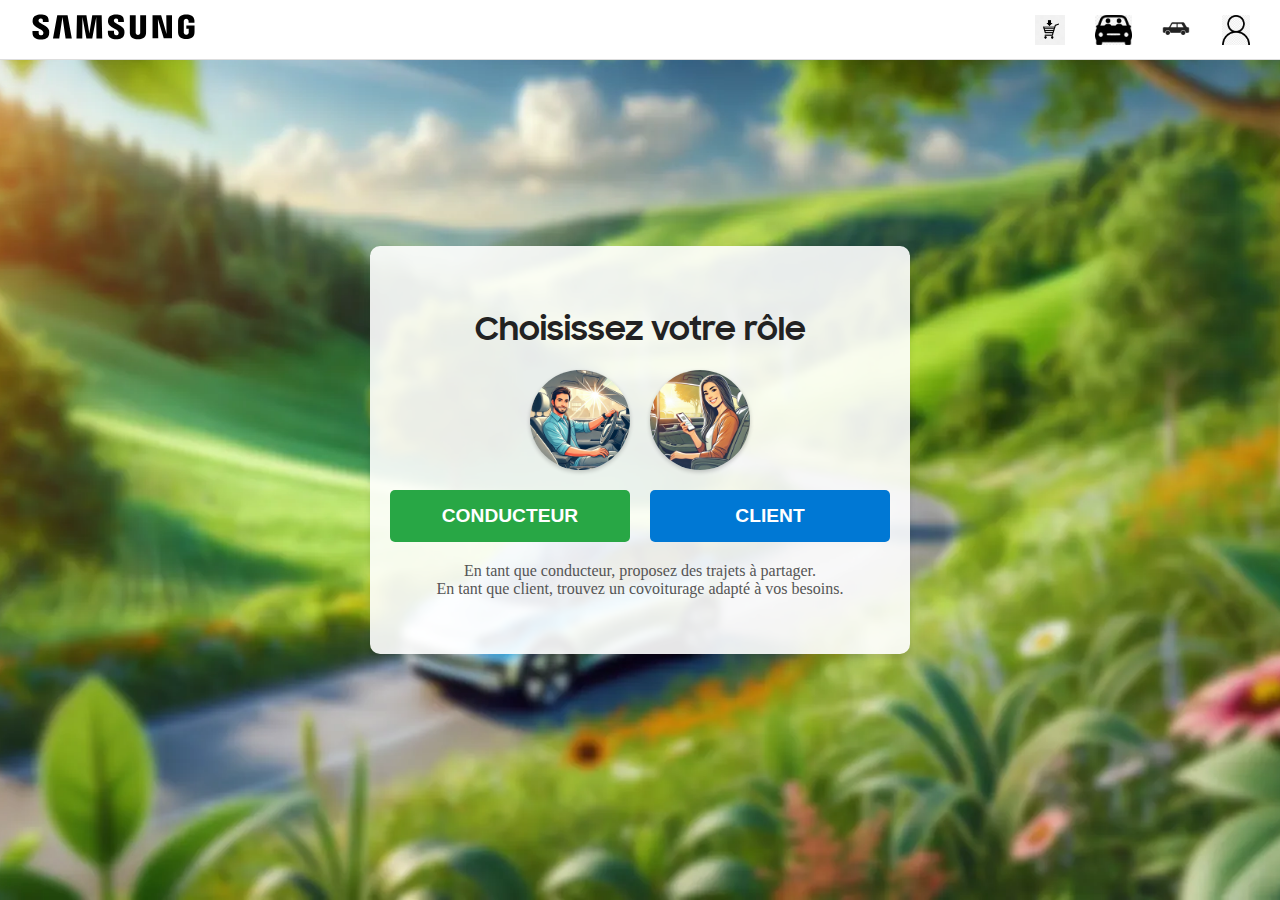
<file: SAE_WEB_Samsung/covoiturage.html>
<!DOCTYPE html>
<html lang="fr">
<head>
  <meta charset="UTF-8">
  <meta name="viewport" content="width=device-width, initial-scale=1.0">
  <title>Choix Covoiturage</title>
  <link rel="stylesheet" href="css/header.css">

  <link rel="stylesheet" href="css/covoiturage.css">
</head>
<header class="header">
  <!-- Logo Samsung à gauche -->
  <div class="header-left">
    <a href="index.html">
      <img src="img/head/samsung.svg" alt="Samsung Logo">
    </a>
  </div>

  <!-- Liens à droite -->
  <div class="header-right">
    <a href="achat.html"><img src="img/head/achat.png" alt="achat"></a>
    <a href="covoiturage.html"><img src="img/head/covoiturage.png"><i class="icon-carpolling"></i></a>
    <a href="location.html"><img src="img/head/vtr.jpg"><i class="icon-location"></i></a>
    <a href="login.html"><img src="img/head/login.png"><i class="icon-user"></i></a>
  </div>
</header>
<body>
<div class="choice-container">
  <h1>Choisissez votre rôle</h1>
  <div class="image-container">
    <img src="img/covoit/conducteur.webp" alt="Conducteur">
    <img src="img/covoit/client.webp" alt="Client">
  </div>
  <div class="button-container">
    <button class="choice-btn" onclick="window.location.href='conducteur.html';">Conducteur</button>
    <button class="choice-btn" onclick="window.location.href='client.html';">Client</button>
  </div>
  <p class="choice-description">
    En tant que conducteur, proposez des trajets à partager.<br>
    En tant que client, trouvez un covoiturage adapté à vos besoins.
  </p>
</div>
</body>
</html>
</file>
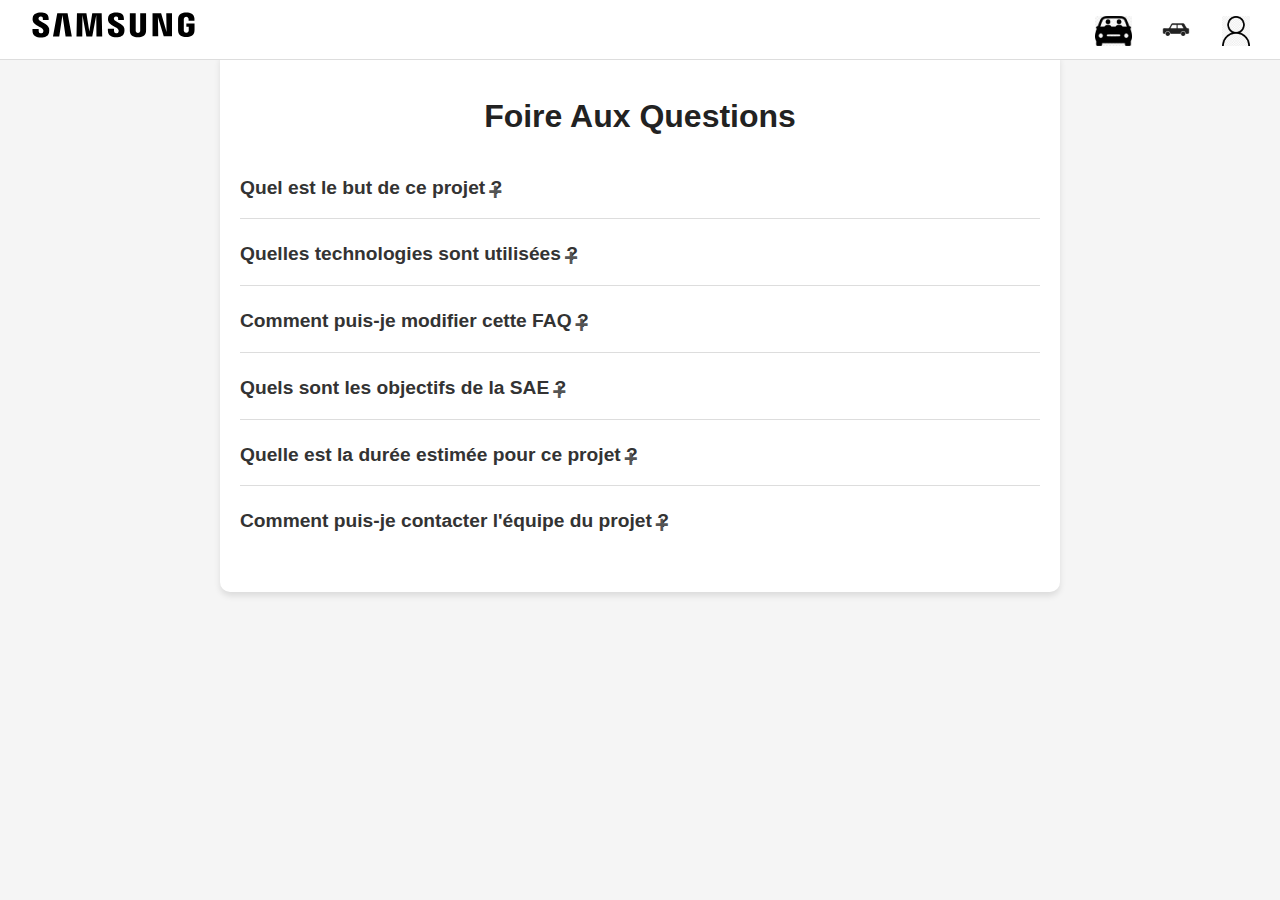
<file: SAE_WEB_Samsung/faq.html>
<!DOCTYPE html>
<html lang="fr">
<head>
    <meta charset="UTF-8">
    <meta name="viewport" content="width=device-width, initial-scale=1.0">
    <title>FAQ - Projet SAE</title>
    <style>
        body {
            margin: 0;
            padding: 0;
            font-family: Arial, sans-serif;
            color: #333;
            background-color: #f5f5f5;
            line-height: 1.6;
        }

        .faq-container {
            max-width: 800px;
            margin: 50px auto;
            padding: 20px;
            background: white;
            border-radius: 10px;
            box-shadow: 0 4px 6px rgba(0, 0, 0, 0.1);
        }

        .faq-header {
            text-align: center;
            margin-bottom: 30px;
        }

        .faq-header h1 {
            font-size: 2rem;
            color: #222;
        }

        .faq-item {
            margin-bottom: 20px;
            border-bottom: 1px solid #ddd;
            padding-bottom: 15px;
        }

        .faq-item:last-child {
            border-bottom: none;
        }

        .faq-question {
            font-size: 1.2rem;
            font-weight: bold;
            margin: 0;
            cursor: pointer;
            position: relative;
        }

        .faq-question::after {
            content: '+';
            position: absolute;
            right: 0;
            font-size: 1.5rem;
            color: #555;
        }

        .faq-answer {
            display: none;
            margin-top: 10px;
            color: #555;
        }

        .faq-answer p {
            margin: 0;
        }

        .faq-item input[type="checkbox"] {
            display: none;
        }

        .faq-item input[type="checkbox"]:checked ~ .faq-answer {
            display: block;
        }

        .faq-item input[type="checkbox"]:checked + .faq-question::after {
            content: '-';
        }
        .header {
            display: flex;
            align-items: center;
            justify-content: space-between; /* Éloigne les éléments : logo à gauche, liens à droite */
            padding: 10px 20px;
            position: fixed;
            top: 0;
            left: 0;
            width: 100%;
            background-color: #fff;
            border-bottom: 1px solid #ddd;
            height: 60px;
            box-sizing: border-box;
            z-index: 1000;
        }


        /* Logo Samsung à gauche */
        .header-left {
            display: flex;
            align-items: center;
            font-size: 20px; /* Augmentez la taille */
        }

        .header-left img {
            max-height: 50px; /* Ajustez la hauteur maximale */
            width: auto; /* Conserve les proportions */
        }

        /* Liens à droite */
        .header-right {
            display: flex;
            align-items: center;
            gap: 20px; /* Espacement uniforme entre les liens */
            margin-left: auto; /* Pousse les liens vers la droite */
        }

        .header-right a {
            color: #000;
            text-decoration: none;
            font-weight: bold;
            transition: color 0.3s ease, text-decoration 0.3s ease;
            font-size: 20px; /* Taille des icônes */
        }

        .header-right img {
            height: 30px; /* Ajustez selon vos besoins */
            width: auto;
            margin-right: 10px; /* Espace entre l'image et le texte */
            vertical-align: middle; /* Aligne les icônes au milieu du texte */
            background-color: #fff;
        }

        /* Style pour le lien survolé */
        .header-right a:hover {
            color: #0078d7; /* Couleur au survol */
            text-decoration: underline; /* Ajoute un soulignement au survol */
        }

    </style>
</head>
<header class="header">
    <!-- Logo Samsung à gauche -->
    <div class="header-left">
        <a href="index.html">
            <img src="img/head/samsung.svg" alt="Samsung Logo">
        </a>
    </div>

    <!-- Liens à droite -->
    <div class="header-right">
        <a href="covoiturage.html"><img src="img/head/covoiturage.png"><i class="icon-carpolling"></i></a>
        <a href="location.html"><img src="img/head/vtr.jpg"><i class="icon-location"></i></a>
        <a href="login.html"><img src="img/head/login.png"><i class="icon-user"></i></a>
    </div>
</header>

<body>
<div class="faq-container">
    <div class="faq-header">
        <h1>Foire Aux Questions</h1>
    </div>

    <div class="faq-item">
        <input type="checkbox" id="faq1">
        <label class="faq-question" for="faq1">Quel est le but de ce projet ?</label>
        <div class="faq-answer">
            <p>Le but de ce projet est de développer une section FAQ dynamique et interactive pour un site web dans le cadre des exigences de la SAE.</p>
        </div>
    </div>

    <div class="faq-item">
        <input type="checkbox" id="faq2">
        <label class="faq-question" for="faq2">Quelles technologies sont utilisées ?</label>
        <div class="faq-answer">
            <p>Ce projet utilise HTML et CSS pour structurer et styliser la section FAQ. Aucun JavaScript n'est utilisé pour garantir la simplicité et l'accessibilité.</p>
        </div>
    </div>

    <div class="faq-item">
        <input type="checkbox" id="faq3">
        <label class="faq-question" for="faq3">Comment puis-je modifier cette FAQ ?</label>
        <div class="faq-answer">
            <p>Vous pouvez modifier le fichier HTML pour ajouter ou supprimer des éléments FAQ. Ajustez les styles dans la section CSS pour changer l'apparence.</p>
        </div>
    </div>

    <div class="faq-item">
        <input type="checkbox" id="faq4">
        <label class="faq-question" for="faq4">Quels sont les objectifs de la SAE ?</label>
        <div class="faq-answer">
            <p>Les objectifs incluent la maîtrise des bases du développement web, la structuration de contenu et la mise en page responsive.</p>
        </div>
    </div>

    <div class="faq-item">
        <input type="checkbox" id="faq5">
        <label class="faq-question" for="faq5">Quelle est la durée estimée pour ce projet ?</label>
        <div class="faq-answer">
            <p>Le projet est prévu pour être complété en deux semaines, avec des étapes intermédiaires pour la validation.</p>
        </div>
    </div>

    <div class="faq-item">
        <input type="checkbox" id="faq6">
        <label class="faq-question" for="faq6">Comment puis-je contacter l'équipe du projet ?</label>
        <div class="faq-answer">
            <p>Vous pouvez nous contacter via l'email de l'équipe : contact@projet-sae.fr.</p>
        </div>
    </div>

</div>
</body>
</html>
</file>
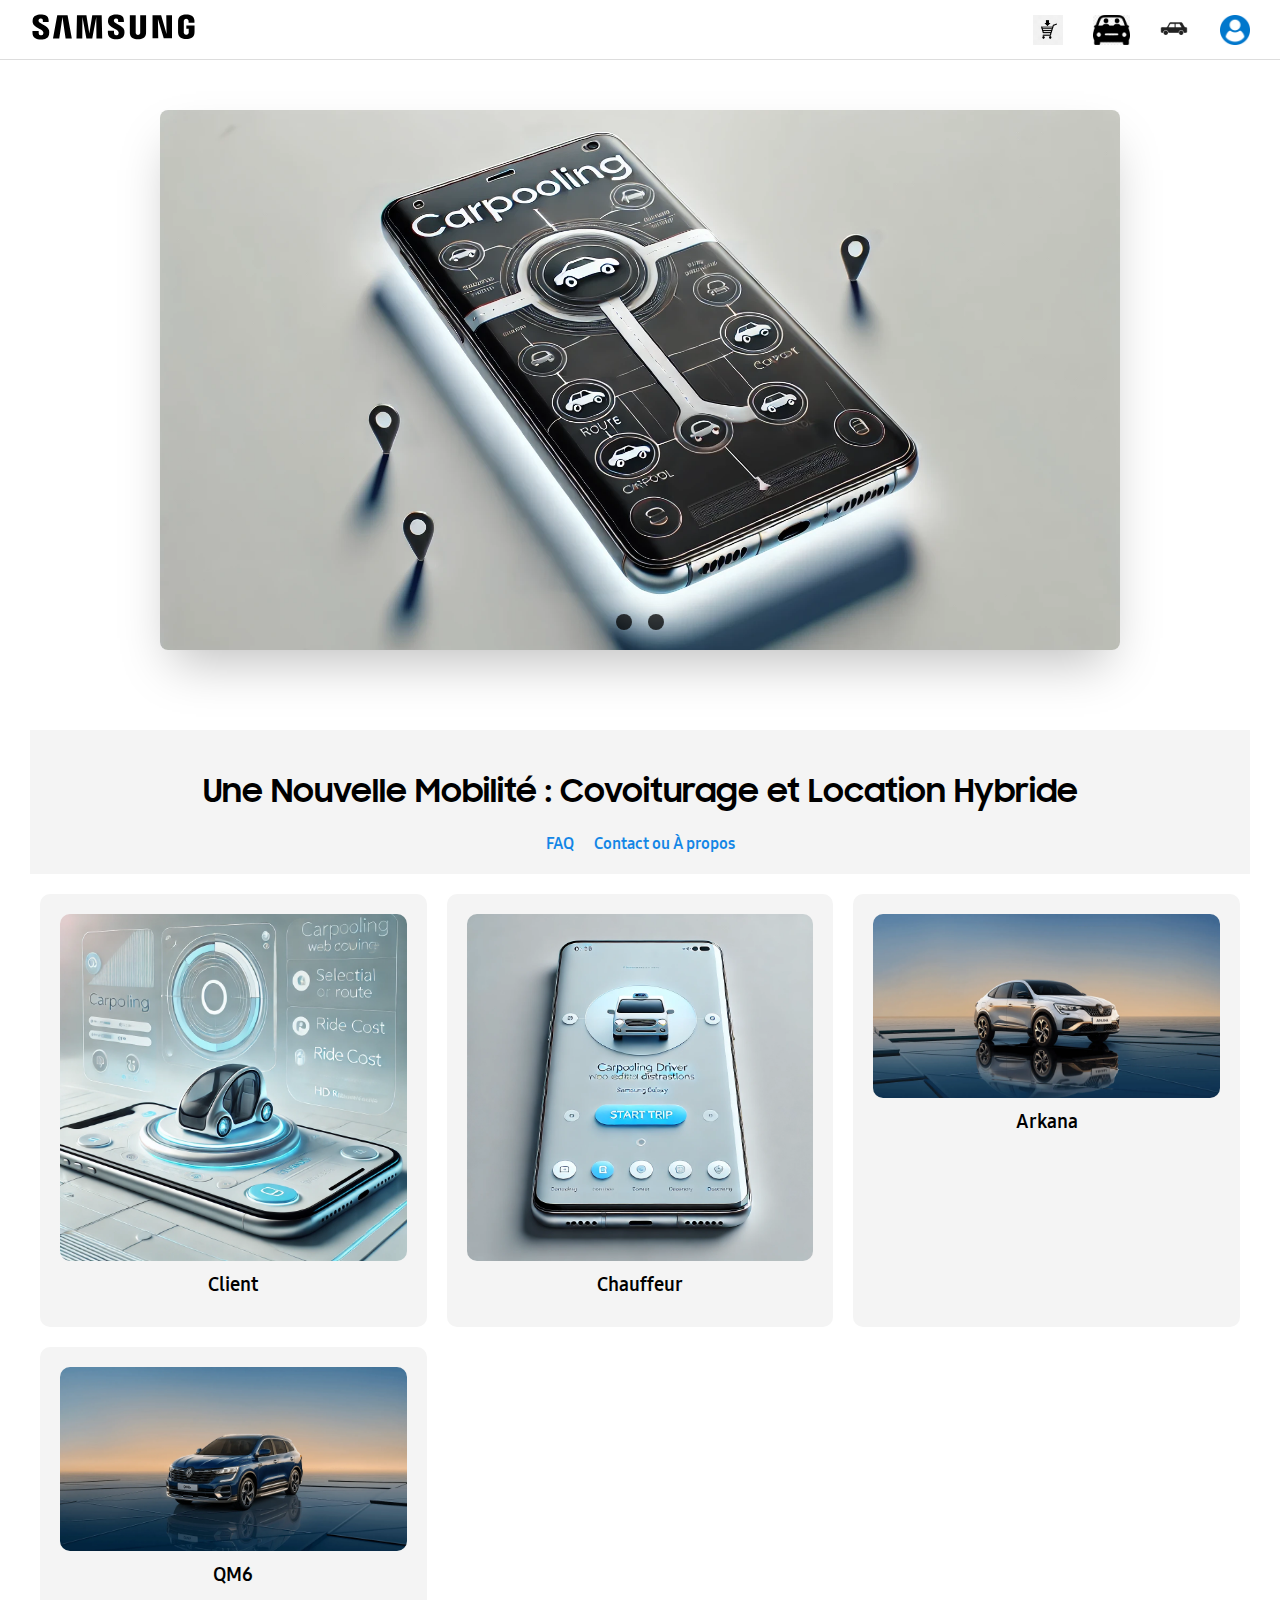
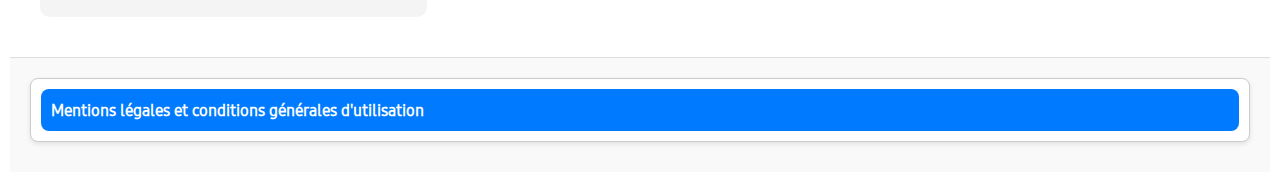
<file: SAE_WEB_Samsung/index-log.html>
<!DOCTYPE html>
<html lang="fr">
<head>
  <meta charset="UTF-8">
  <meta name="viewport" content="width=device-width, initial-scale=1.0">
  <title>Explore #DoWhatYouCant</title>
  <link rel="stylesheet" href="css/header.css">
  <link rel="stylesheet" href="css/principale.css">
</head>

<body>
<header class="header">
  <!-- Logo Samsung à gauche -->
  <div class="header-left">
    <a href="index.html">
      <img src="img/head/samsung.svg" alt="Samsung Logo">
    </a>
  </div>

  <!-- Liens à droite -->
  <div class="header-right">
    <a href="achat.html"><img src="img/head/achat.png" alt="achat"></a>
    <a href="covoiturage.html"><img src="img/head/covoiturage.png"><i class="icon-carpolling"></i></a>
    <a href="location.html"><img src="img/head/vtr.jpg"><i class="icon-location"></i></a>
    <a href="login.html"><img src="img/head/iconconect.png"><i class="icon-user"></i></a>
  </div>
</header>

<!-- Contenu carrousel -->
<main>
  <div>
    <section class="container">
      <div class="slide-wrapper">
        <div class="slider">
          <img id="slide-1" src="img/covoit/carspollinf.webp" alt="voiture 1" />
          <img id="slide-2" src="img/loca/QM6/qm6.webp" alt="voiture 2" />
        </div>
        <div class="slider-nav">
          <a href="#slide-1"></a>
          <a href="#slide-2"></a>
        </div>
      </div>
    </section>
  </div>

  <!-- Contenu des produits -->
  <section class="tittle-1">
    <h1>Une Nouvelle Mobilité : Covoiturage et Location Hybride</h1>
    <nav>
      <ul>
        <li><a href="faq.html">FAQ</a></li>
        <li><a href="info.html">Contact ou À propos</a></li>
      </ul>
    </nav>
  </section>

  <section class="products">
    <div class="product">
      <img src="img/covoit/consomateur.webp" alt="covoiturage client">
      <h2>Client</h2>
      <a href="client.html"><button class="hidden-button">Covoiturage</button></a>
    </div>

    <div class="product new">
      <img src="img/covoit/chauffeur.webp" alt="covoiturage chauffeur">
      <h2>Chauffeur</h2>
      <a href="conducteur.html"><button class="hidden-button">Covoiturage</button></a>
    </div>

    <div class="product">
      <img src="img/loca/arkana/akana.webp" alt="ARKANA">
      <h2>Arkana</h2>
      <a href="arkana.html"><button class="hidden-button">Louer</button></a>
    </div>

    <div class="product">
      <img src="img/loca/QM6/qm6.webp" alt="QM6">
      <h2>QM6</h2>
      <a href="QM6.html"><button class="hidden-button">Louer</button></a>
    </div>
  </section>
</main>

</body>

<!-- Mentions légales à la fin de la page -->
<footer>
  <details class="accordion">
    <summary class="accordion-summary">
      Mentions légales et conditions générales d'utilisation
    </summary>

    <div class="accordion-content">
      <p>
        Bienvenue sur notre site. En utilisant nos services, vous acceptez les conditions générales d'utilisation décrites ci-dessous.
      </p>
      <h3>1. Informations générales</h3>
      <p>
        Ce site est un projet fictif réalisé dans le cadre d'une activité pédagogique. Tous les contenus, images et données présentés ici ne sont pas officiels et ne reflètent pas les services ou produits réels de Samsung ou d'autres entités.
      </p>

      <h3>2. Propriété intellectuelle</h3>
      <p>
        Tous les éléments présentés sur ce site (textes, images, vidéos, etc.) sont utilisés uniquement à des fins éducatives. Les marques et logos appartiennent à leurs propriétaires respectifs. Toute reproduction ou utilisation non autorisée est interdite.
      </p>

      <h3>3. Limitation de responsabilité</h3>
      <p>
        Ce site n'est pas responsable de l'exactitude ou de la mise à jour des informations présentées. Les contenus sont purement fictifs et ne doivent pas être pris comme une source d'information officielle.
      </p>

      <h3>4. Protection des données</h3>
      <p>
        Ce site ne collecte ni ne stocke aucune donnée personnelle. Les formulaires ou fonctionnalités interactives sont simulés et n'impliquent aucun traitement réel des données.
      </p>

      <h3>5. Contact</h3>
      <p>
        Pour toute question relative à ce projet ou pour signaler une erreur dans les contenus présentés, veuillez contacter votre responsable pédagogique ou l'équipe projet.
      </p>
    </div>
  </details>
</footer>

</html>
</file>
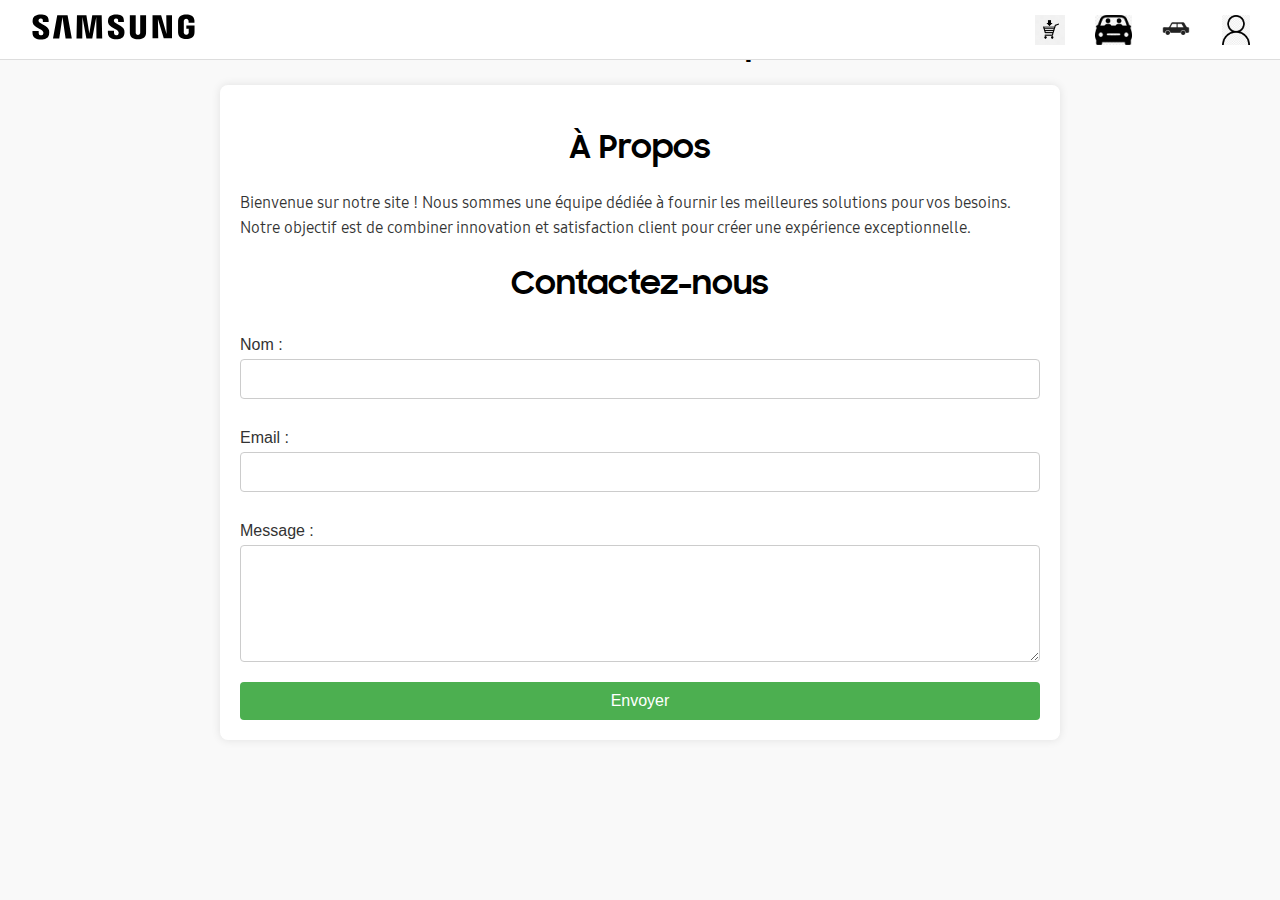
<file: SAE_WEB_Samsung/info.html>
<!DOCTYPE html>
<html lang="fr">
<head>
    <meta charset="UTF-8">
    <meta name="viewport" content="width=device-width, initial-scale=1.0">
    <title>Contact ou À Propos</title>
    <link rel="stylesheet" href="css/info.css">
    <link rel="stylesheet" href="css/header.css">
</head>

<header class="header">
    <!-- Logo Samsung à gauche -->
    <div class="header-left">
        <a href="index.html">
            <img src="img/head/samsung.svg" alt="Samsung Logo">
        </a>
    </div>

    <!-- Liens à droite -->
    <div class="header-right">
        <a href="achat.html"><img src="img/head/achat.png" alt="achat"></a>
        <a href="covoiturage.html"><img src="img/head/covoiturage.png"><i class="icon-carpolling"></i></a>
        <a href="location.html"><img src="img/head/vtr.jpg"><i class="icon-location"></i></a>
        <a href="login.html"><img src="img/head/login.png"><i class="icon-user"></i></a>
    </div>
</header>

<body>
<h1>Contact ou À Propos</h1>
<div class="container">
    <section id="a-propos">
        <h1>À Propos</h1>
        <p>
            Bienvenue sur notre site ! Nous sommes une équipe dédiée à fournir les meilleures solutions pour vos besoins.
            Notre objectif est de combiner innovation et satisfaction client pour créer une expérience exceptionnelle.
        </p>
    </section>

    <section id="contact">
        <h1>Contactez-nous</h1>
        <form class="contact-form" action="#" method="post">
            <label for="name">Nom :</label>
            <input type="text" id="name" name="name" required>

            <label for="email">Email :</label>
            <input type="email" id="email" name="email" required>

            <label for="message">Message :</label>
            <textarea id="message" name="message" rows="5" required></textarea>

            <button type="submit">Envoyer</button>
        </form>
    </section>
</div>
</body>
</html>
</file>
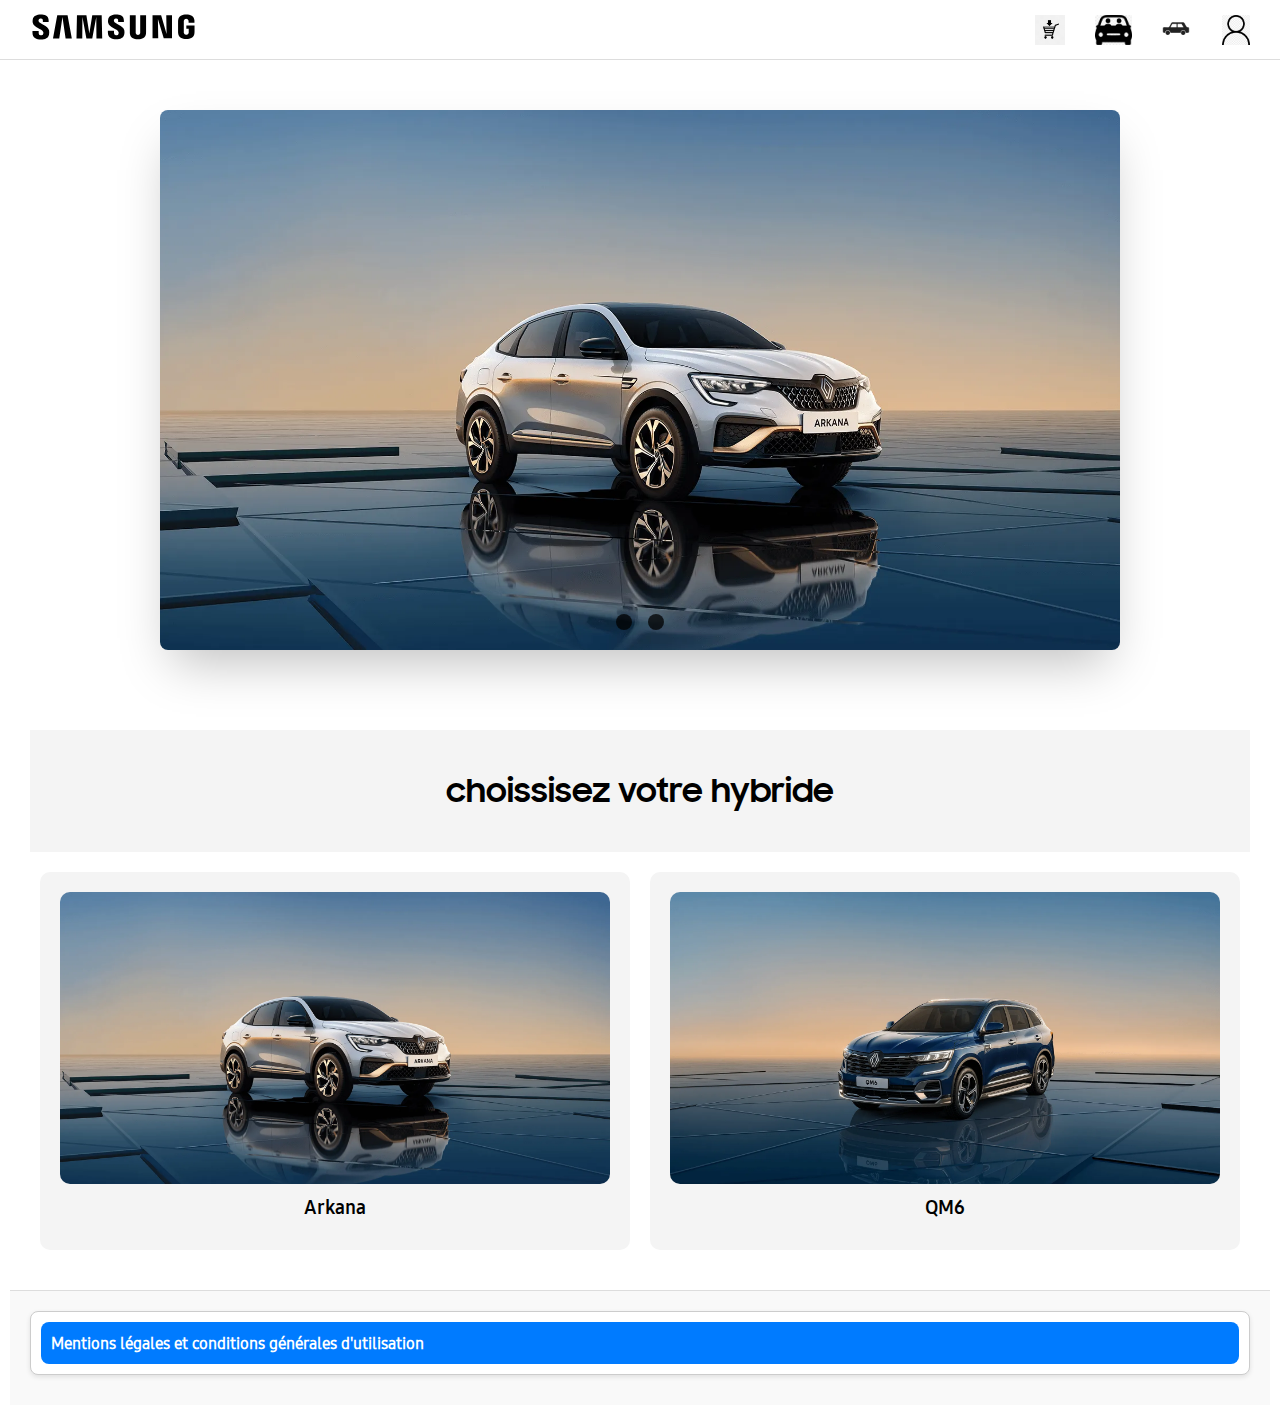
<file: SAE_WEB_Samsung/location.html>
<!DOCTYPE html>
<html lang="fr">
<head>
  <meta charset="UTF-8">
  <meta name="viewport" content="width=device-width, initial-scale=1.0">
  <title>Explore #DoWhatYouCant</title>
  <link rel="stylesheet" href="css/header.css">
  <link rel="stylesheet" href="css/principale.css">
</head>

<body>
<header class="header">
  <!-- Logo Samsung à gauche -->
  <div class="header-left">
    <a href="index.html">
      <img src="img/head/samsung.svg" alt="Samsung Logo">
    </a>
  </div>

  <!-- Liens à droite -->
  <div class="header-right">
    <a href="achat.html"><img src="img/head/achat.png" alt="achat"></a>
    <a href="covoiturage.html"><img src="img/head/covoiturage.png"><i class="icon-carpolling"></i></a>
    <a href="location.html"><img src="img/head/vtr.jpg"><i class="icon-location"></i></a>
    <a href="login.html"><img src="img/head/login.png"><i class="icon-user"></i></a>
  </div>
</header>


<!-- Contenu carrousel -->
<main>
  <!-- Section Carrousel -->
  <section class="container">
    <div class="slide-wrapper">
      <div class="slider">
        <img id="slide-1" src="img/loca/arkana/akana.webp" alt="ARKANA">
        <img id="slide-2" src="img/loca/QM6/qm6.webp" alt="QM6">
      </div>
      <div class="slider-nav">
        <a href="#slide-1"></a>
        <a href="#slide-2"></a>
      </div>
    </div>
  </section>

  <div class="tittle-1"> <h1>choissisez votre hybride</h1></div>

  <!-- Section Produits -->
  <section class="products">
    <div class="product">
      <img src="img/loca/arkana/akana.webp" alt="ARKANA">
      <h2>Arkana</h2>
      <a href="arkana.html"><button class="hidden-button">Louer</button></a>
    </div>

    <div class="product">
      <img src="img/loca/QM6/qm6.webp" alt="QM6">
      <h2>QM6</h2>
      <a href="QM6.html"><button class="hidden-button">Louer</button></a>
    </div>
  </section>
</main>


<footer>
  <details class="accordion">
    <summary class="accordion-summary">
      Mentions légales et conditions générales d'utilisation
    </summary>

    <div class="accordion-content">
      <p>
        Bienvenue sur notre site. En utilisant nos services, vous acceptez les conditions générales d'utilisation décrites ci-dessous.
      </p>
      <h3>1. Informations générales</h3>
      <p>
        Ce site est un projet fictif réalisé dans le cadre d'une activité pédagogique. Tous les contenus, images et données présentés ici ne sont pas officiels et ne reflètent pas les services ou produits réels de Samsung ou d'autres entités.
      </p>

      <h3>2. Propriété intellectuelle</h3>
      <p>
        Tous les éléments présentés sur ce site (textes, images, vidéos, etc.) sont utilisés uniquement à des fins éducatives. Les marques et logos appartiennent à leurs propriétaires respectifs. Toute reproduction ou utilisation non autorisée est interdite.
      </p>

      <h3>3. Limitation de responsabilité</h3>
      <p>
        Ce site n'est pas responsable de l'exactitude ou de la mise à jour des informations présentées. Les contenus sont purement fictifs et ne doivent pas être pris comme une source d'information officielle.
      </p>

      <h3>4. Protection des données</h3>
      <p>
        Ce site ne collecte ni ne stocke aucune donnée personnelle. Les formulaires ou fonctionnalités interactives sont simulés et n'impliquent aucun traitement réel des données.
      </p>

      <h3>5. Contact</h3>
      <p>
        Pour toute question relative à ce projet ou pour signaler une erreur dans les contenus présentés, veuillez contacter votre responsable pédagogique ou l'équipe projet.
      </p>
    </div>
  </details>
</footer>
</file>
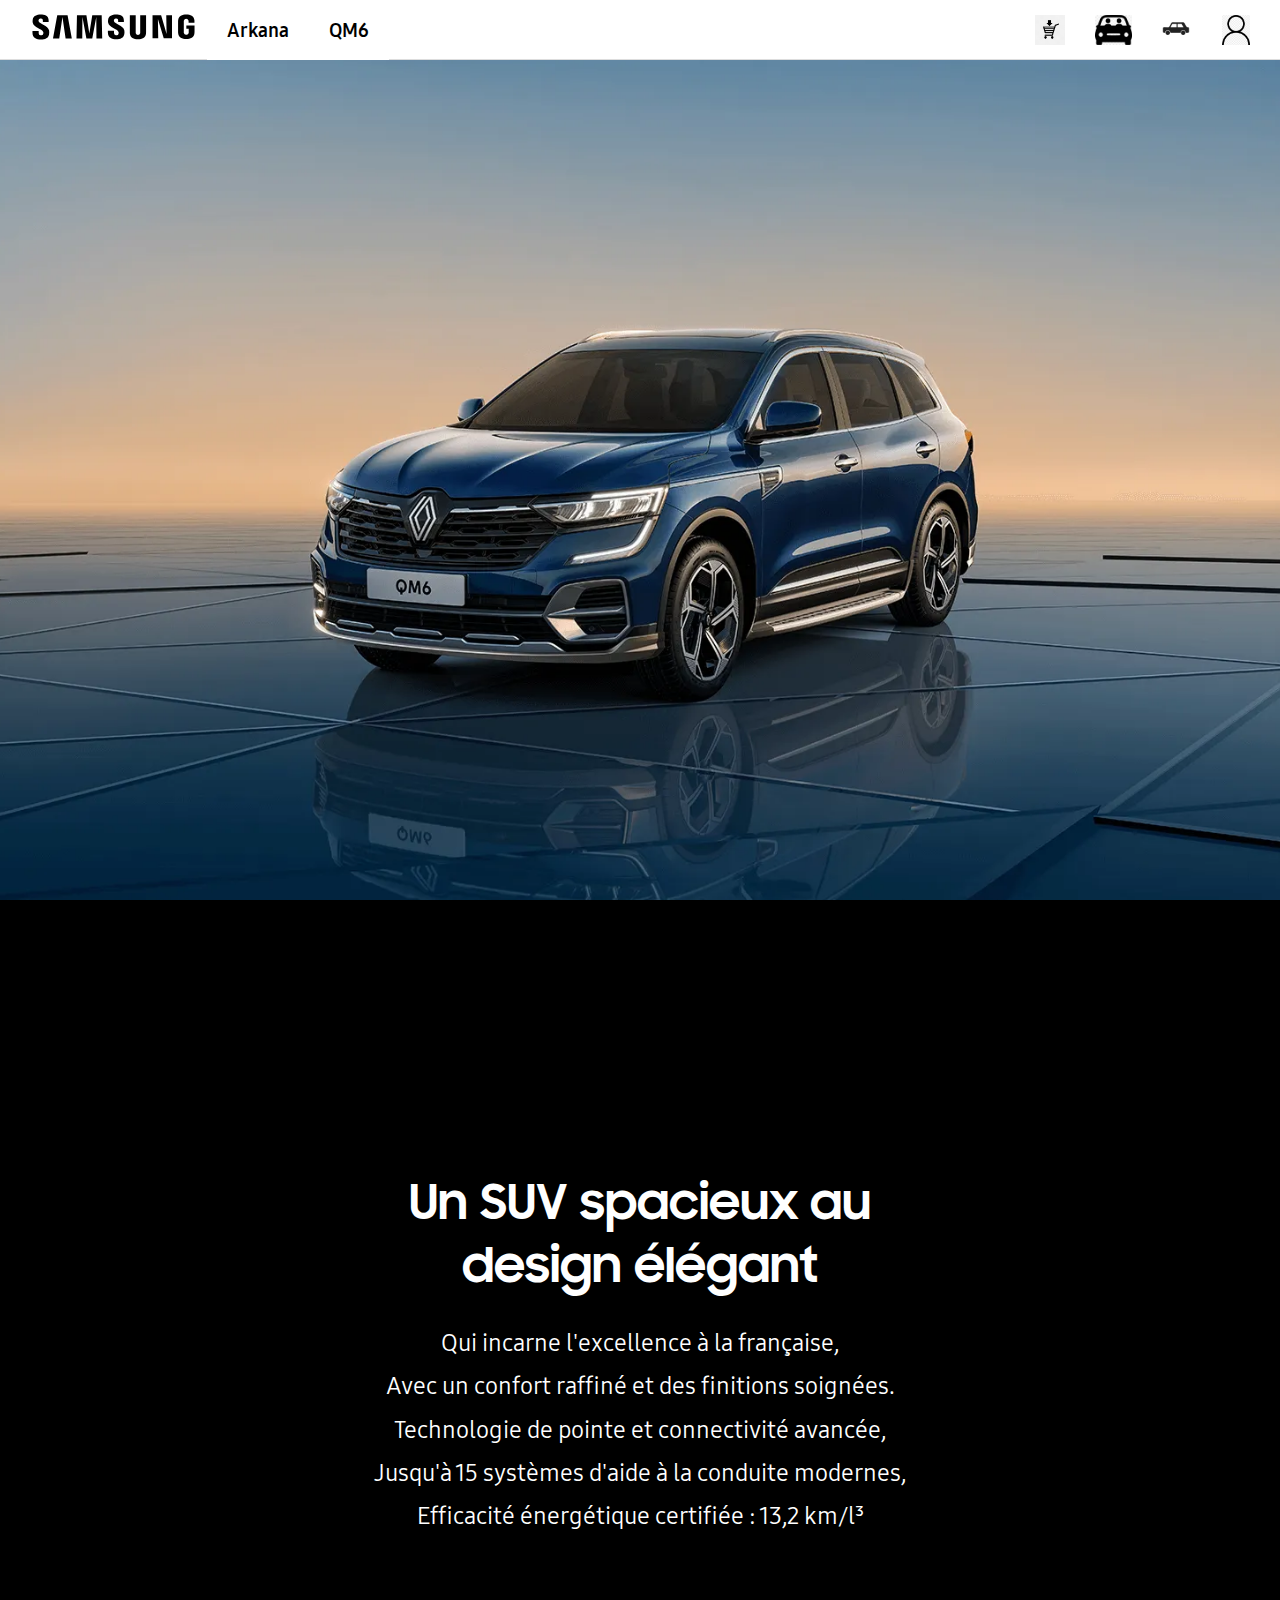
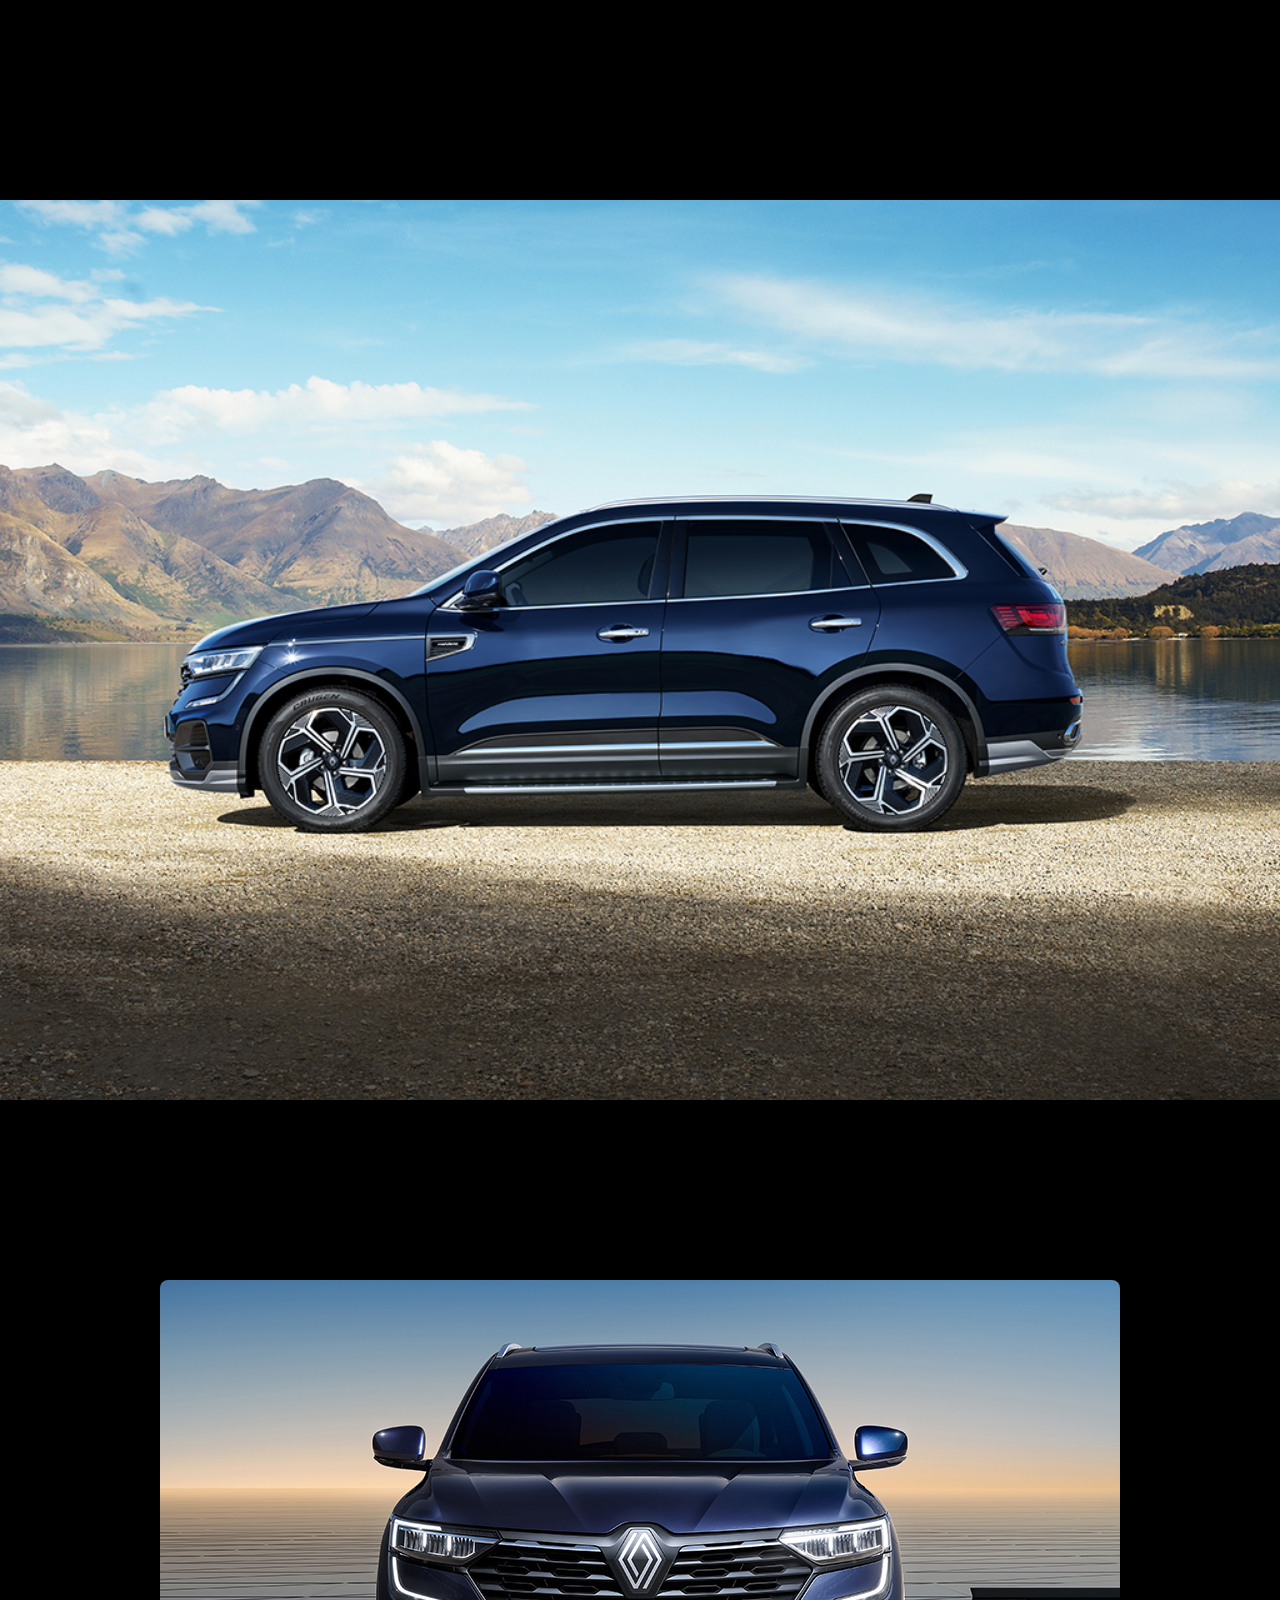
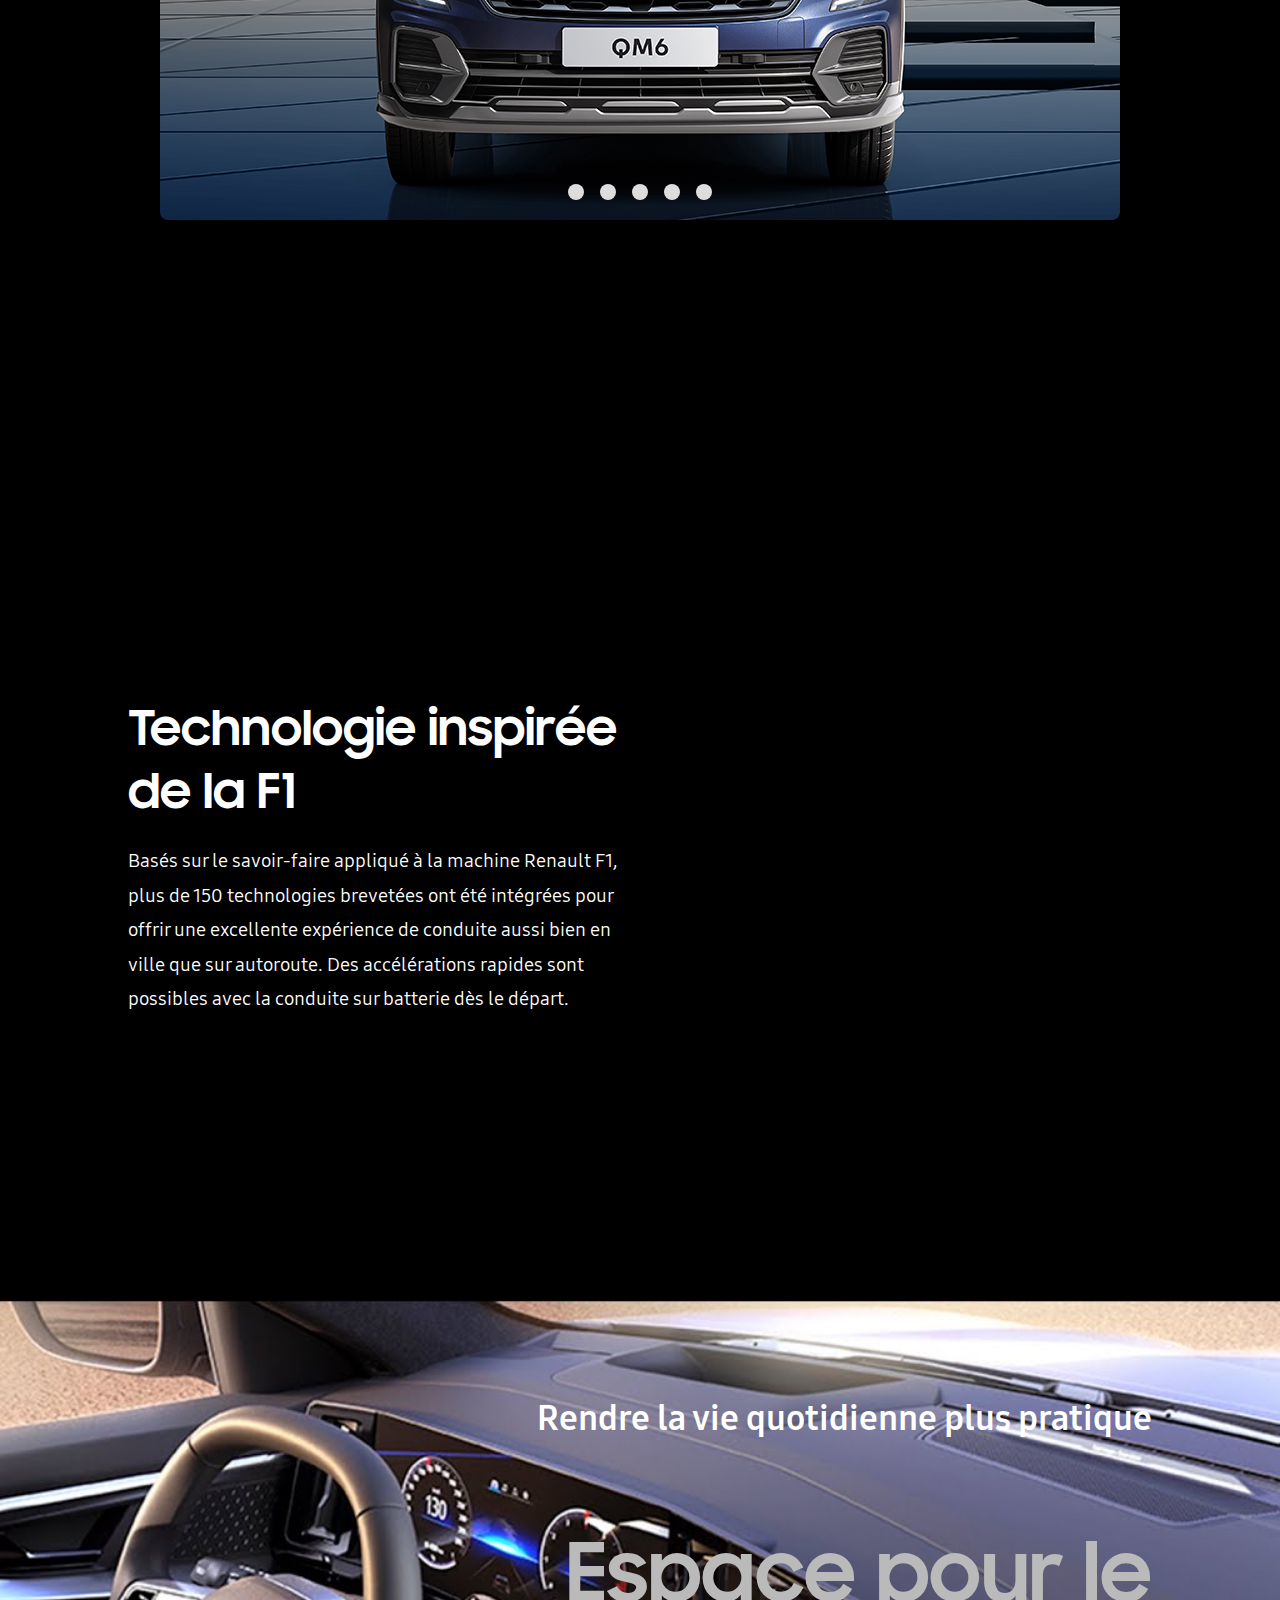
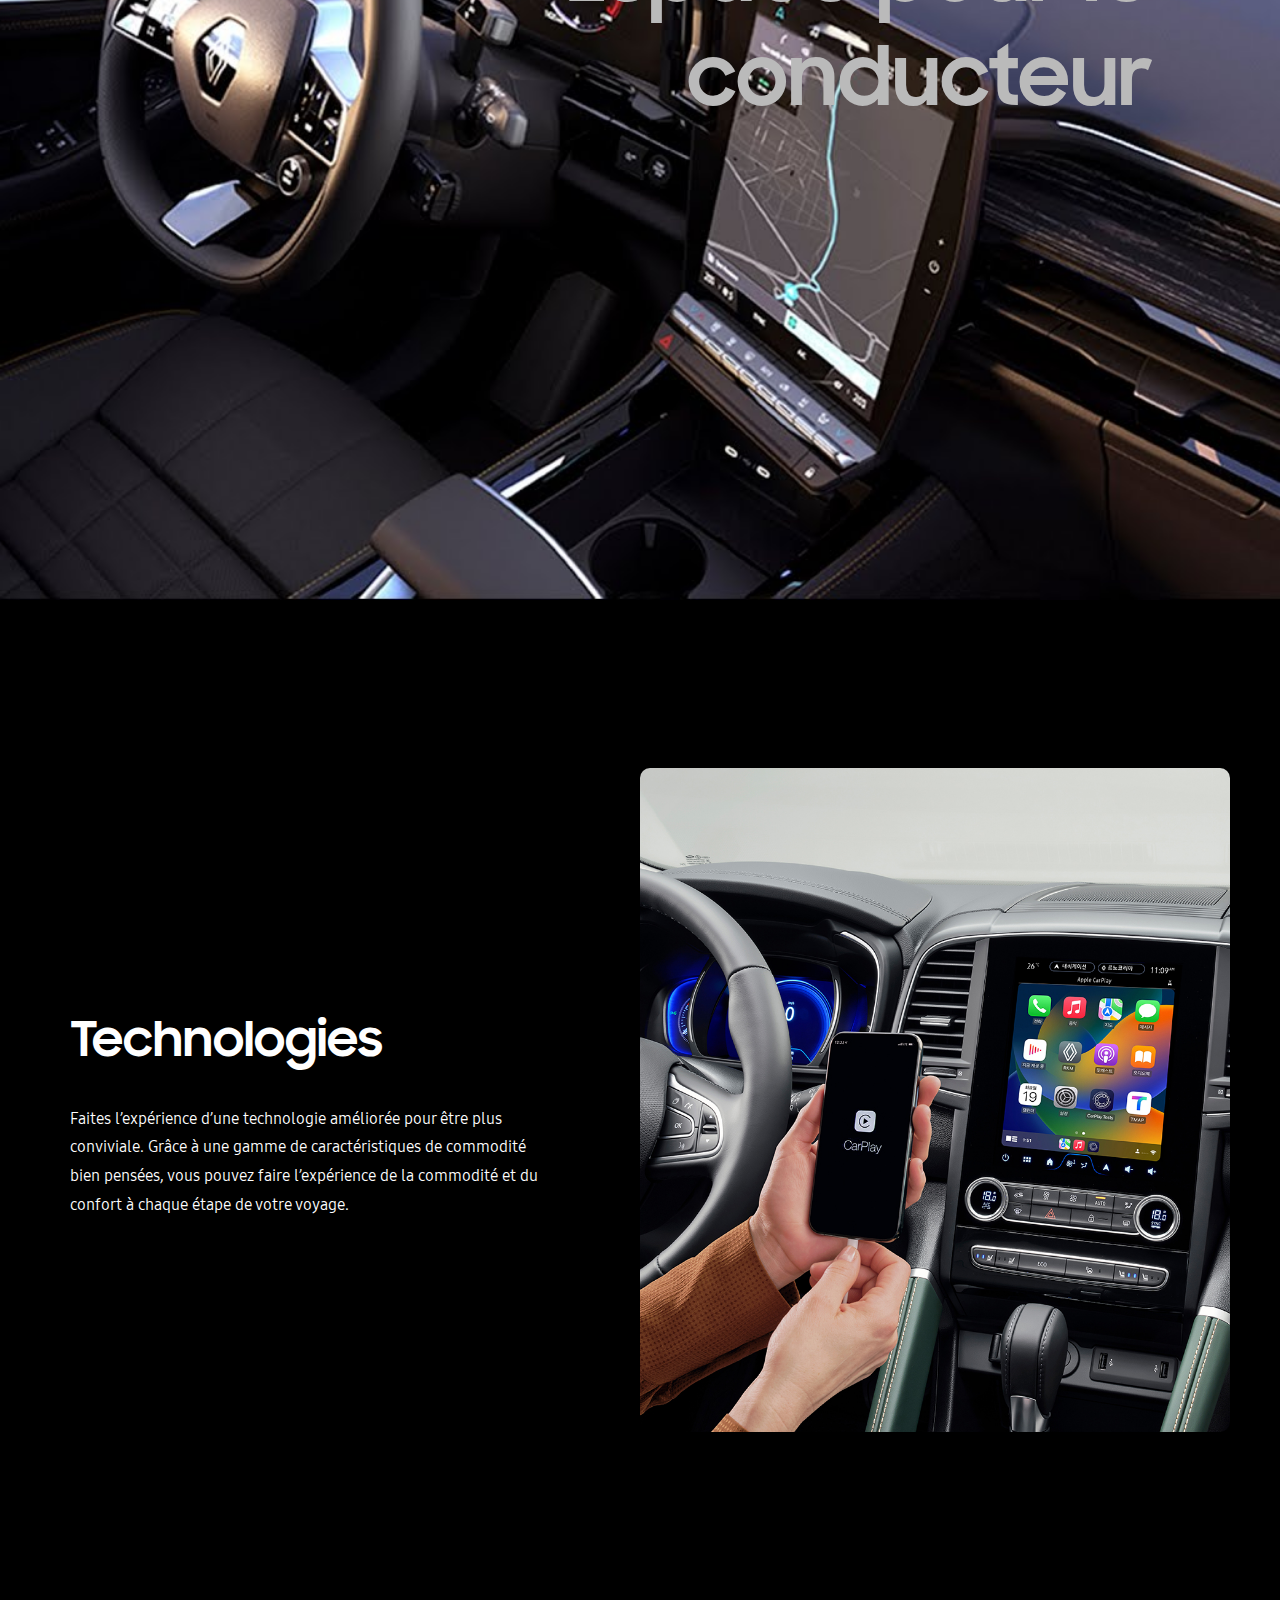
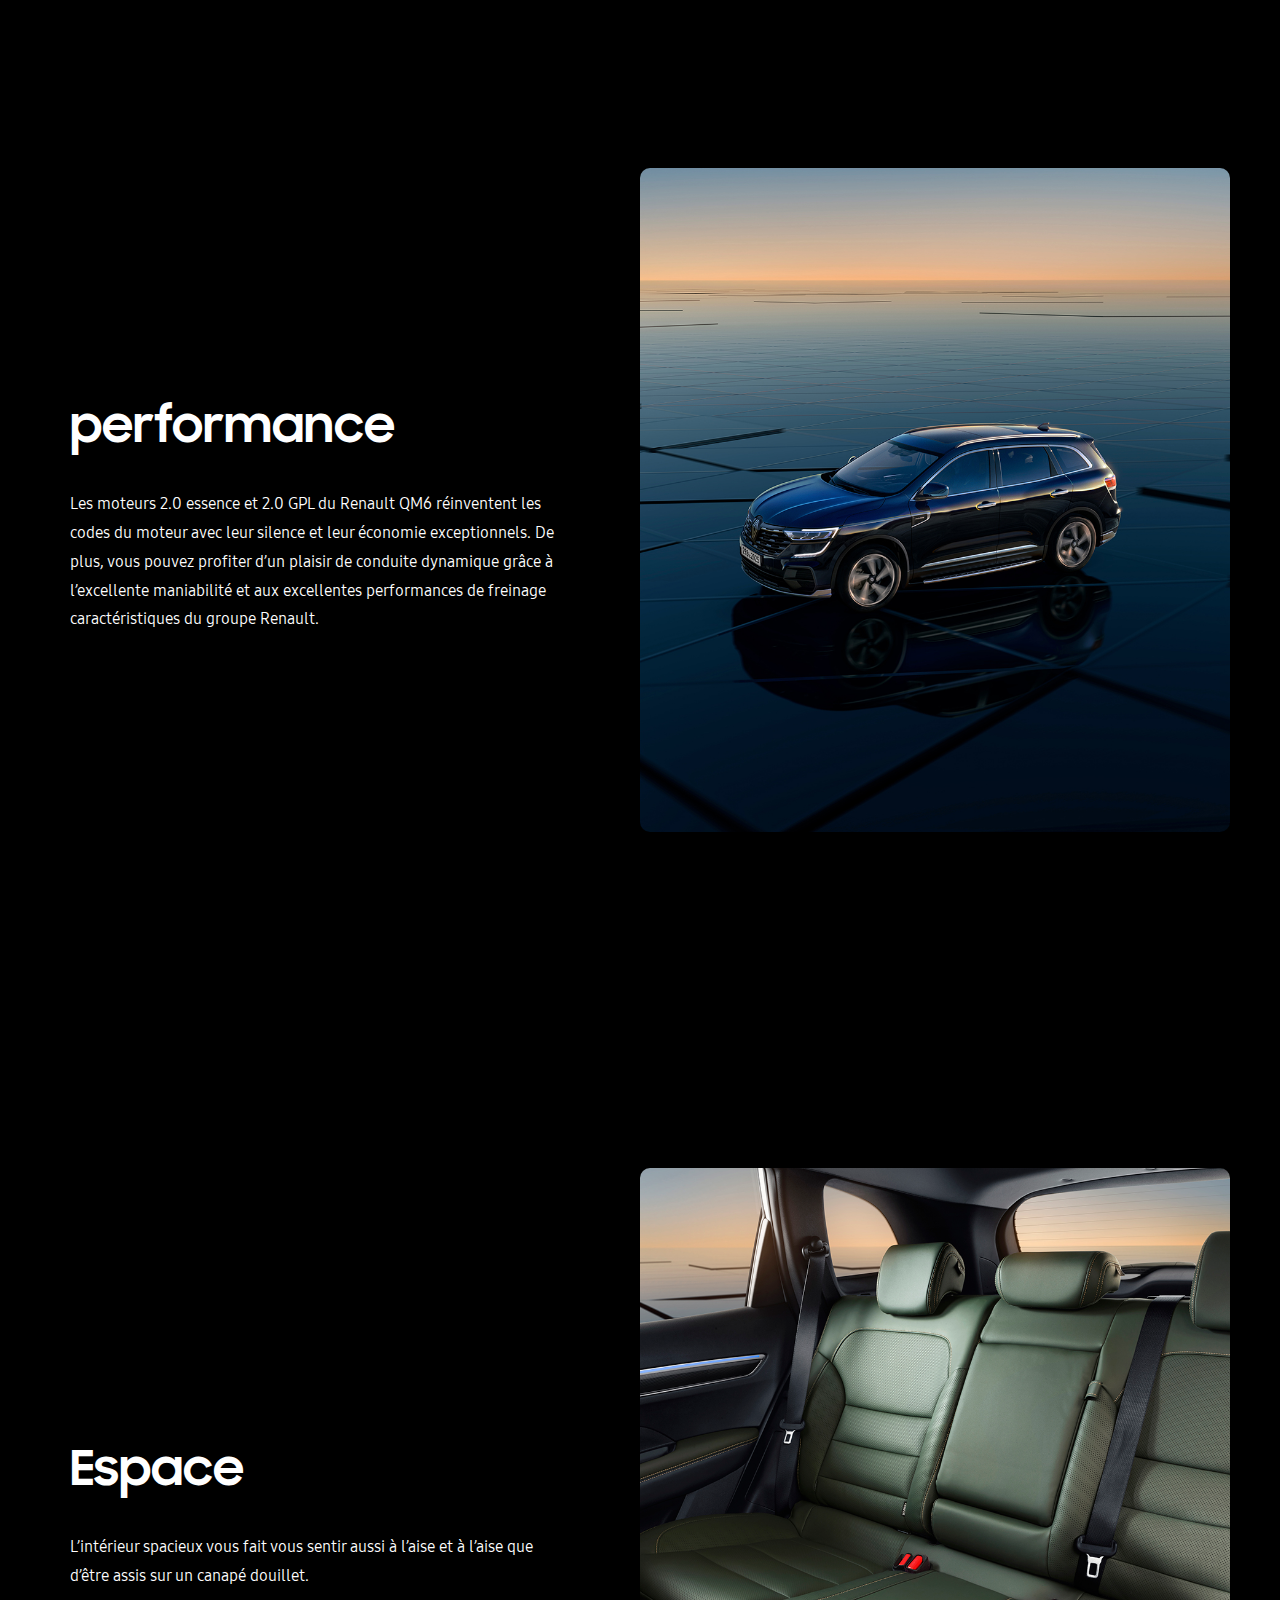
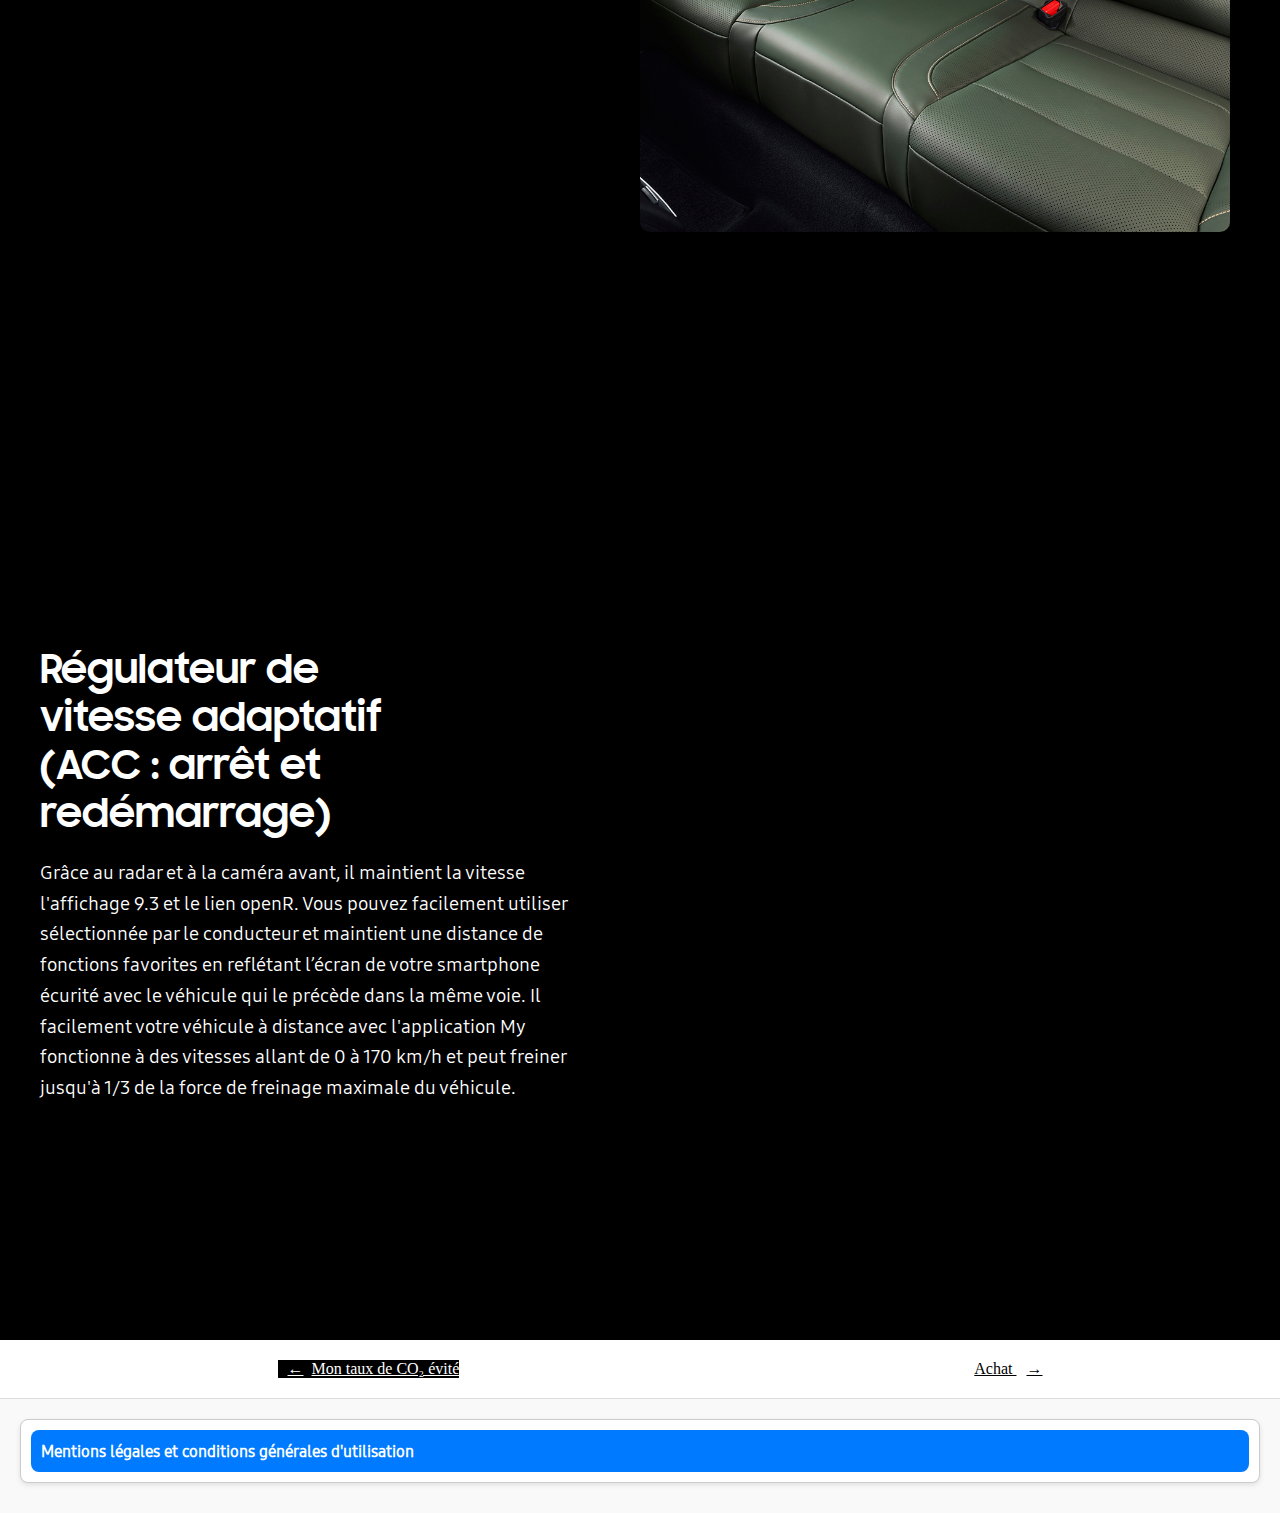
<file: SAE_WEB_Samsung/QM6.html>
<!DOCTYPE html>
<html lang="fr">
<head>
    <meta charset="UTF-8">
    <meta name="viewport" content="width=device-width, initial-scale=1.0">
    <title>Renault QM6</title>
    <link rel="stylesheet" href="css/QM6.css">
    <link rel="stylesheet" href="css/header.css">
</head>


<header class="header">
    <!-- Logo Samsung à gauche -->
    <div class="header-left">
        <a href="index.html">
            <img src="img/head/samsung.svg" alt="Samsung Logo">
        </a>
    </div>

    <div class="header-center">
        <a href="arkana.html">Arkana</a>
        <a href="QM6.html">QM6</a>
    </div>


    <!-- Liens à droite -->
    <div class="header-right">
        <a href="achat.html"><img src="img/head/achat.png" alt="achat"></a>
        <a href="covoiturage.html"><img src="img/head/covoiturage.png"><i class="icon-carpolling"></i></a>
        <a href="location.html"><img src="img/head/vtr.jpg"><i class="icon-location"></i></a>
        <a href="login.html"><img src="img/head/login.png"><i class="icon-user"></i></a>
    </div>
</header>


<body>

<!-- First section with image -->
<div class="section">
    <img src="img/loca/QM6/qm6.webp" alt="Background">
</div>

<!-- Second section with text overlay -->
<div class="section" style="background: #000;">
    <div class="text-overlay">
        <h1>Un SUV spacieux au design élégant</h1>
        <p>Qui incarne l'excellence à la française,<br>
            Avec un confort raffiné et des finitions soignées.<br>
            Technologie de pointe et connectivité avancée,<br>
            Jusqu'à 15 systèmes d'aide à la conduite modernes,<br>
            Efficacité énergétique certifiée : 13,2 km/l³
        </p>
    </div>
</div>

<div class="section">
    <img src="img/loca/QM6/QM6_profile.jpg" alt="QM6">
</div>
<!-- Carousel Section -->
<div class="container">
    <div class="slide-wrapper">
        <div class="slider">
            <!-- Dynamically Generated Images -->
            <img src="img/loca/QM6/QM6_1.jpg" alt="Carousel Image 1">
            <img src="img/loca/QM6/QM6_2.jpg" alt="Carousel Image 2">
            <img src="img/loca/QM6/QM6_3.jpg" alt="Carousel Image 3">
            <img src="img/loca/QM6/QM6_4.jpg" alt="Carousel Image 4">
            <img src="img/loca/QM6/QM6_profile.jpg" alt="Carousel Image 5">
        </div>
        <div class="slider-nav">
            <div class="active"></div>
            <div></div>
            <div></div>
            <div></div>
            <div></div>
        </div>
    </div>
</div>


<div class="video-text-section">
    <video autoplay muted loop>
        <source src="https://cdn.renault.co.kr/ko/resource/img/upload/asset/arkana/exploded/Motorisation_Hybrid_E_Tech_1280_720.mp4" type="video/mp4">
    </video>
    <div class="text-content">
        <h1>Technologie inspirée de la F1</h1>
        <p>Basés sur le savoir-faire appliqué à la machine Renault F1, plus de 150 technologies brevetées ont été intégrées pour offrir une excellente expérience de conduite aussi bien en ville que sur autoroute. Des accélérations rapides sont possibles avec la conduite sur batterie dès le départ.</p>
    </div>
</div>

<div class="driver-space-section">
    <img src="img/loca/QM6/QM6_interieur.jpg" alt="interieur">
    <div class="text-content-interieur">
        <h1>Rendre la vie quotidienne plus pratique</h1>
        <p>Espace pour le<br> conducteur</p>
    </div>
</div>

<div class="carplay-section">
    <div class="text-content-carplay">
        <h1>Technologies</h1>
        <p>
            Faites l’expérience d’une technologie améliorée pour être plus<br>
            conviviale. Grâce à une gamme de caractéristiques de commodité<br>
            bien pensées, vous pouvez faire l’expérience de la commodité et du<br>
            confort à chaque étape de votre voyage.<br>
        </p>
    </div>
    <img src="img/loca/QM6/QM6_carplay.jpg" alt="CarPlay">
</div>

<div class="carplay-section">
    <div class="text-content-carplay">
        <h1>performance</h1>
        <p>
            Les moteurs 2.0 essence et 2.0 GPL du Renault QM6 réinventent les<br>
            codes du moteur avec leur silence et leur économie exceptionnels. De<br>
            plus, vous pouvez profiter d’un plaisir de conduite dynamique grâce à<br>
            l’excellente maniabilité et aux excellentes performances de freinage<br>
            caractéristiques du groupe Renault.<br>
        </p>
    </div>
    <img src="img/loca/QM6/QM6_performance.jpg" alt="Performance">
</div>

<div class="carplay-section">
    <div class="text-content-carplay">
        <h1>Espace</h1>
        <p>
            L’intérieur spacieux vous fait vous sentir aussi à l’aise et à l’aise que<br>
            d’être assis sur un canapé douillet.<br
        </p>
    </div>
    <img src="img/loca/QM6/QM6_espace.jpg" alt="Espace">
</div>



<div class="auto-section">
    <div class="text-content-auto">
        <h1>Régulateur de<br>
            vitesse adaptatif<br>
            (ACC : arrêt et<br>
            redémarrage)</h1>
        <p>
            Grâce au radar et à la caméra avant, il maintient la vitesse<br>
            l'affichage 9.3 et le lien openR. Vous pouvez facilement utiliser<br>
            sélectionnée par le conducteur et maintient une distance de<br>
            fonctions favorites en reflétant l’écran de votre smartphone<br>
            écurité avec le véhicule qui le précède dans la même voie. Il<br>
            facilement votre véhicule à distance avec l'application My<br>
            fonctionne à des vitesses allant de 0 à 170 km/h et peut freiner<br>
            jusqu'à 1/3 de la force de freinage maximale du véhicule.
        </p>
    </div>
    <video autoplay muted loop>
        <source src="https://cdn.renault.co.kr/ko/resource/img/upload/asset/arkana/editorial/video_editorial.mp4" type="video/mp4">
    </video>
</div>

<div class="button-container">
    <a href="calculateur.html" class="button black">
        <span class="arrow">&#8592;</span>Mon taux de CO₂ évité
    </a>
    <a href="achat.html" class="button white">
        Achat <span>&#8594;</span>
    </a>
</div>

</body>

<!-- Mentions légales à la fin de la page -->
<footer>
    <details class="accordion">
        <summary class="accordion-summary">
            Mentions légales et conditions générales d'utilisation
        </summary>

        <div class="accordion-content">
            <p>
                Bienvenue sur notre site. En utilisant nos services, vous acceptez les conditions générales d'utilisation décrites ci-dessous.
            </p>
            <h3>1. Informations générales</h3>
            <p>
                Ce site est un projet fictif réalisé dans le cadre d'une activité pédagogique. Tous les contenus, images et données présentés ici ne sont pas officiels et ne reflètent pas les services ou produits réels de Samsung ou d'autres entités.
            </p>

            <h3>2. Propriété intellectuelle</h3>
            <p>
                Tous les éléments présentés sur ce site (textes, images, vidéos, etc.) sont utilisés uniquement à des fins éducatives. Les marques et logos appartiennent à leurs propriétaires respectifs. Toute reproduction ou utilisation non autorisée est interdite.
            </p>

            <h3>3. Limitation de responsabilité</h3>
            <p>
                Ce site n'est pas responsable de l'exactitude ou de la mise à jour des informations présentées. Les contenus sont purement fictifs et ne doivent pas être pris comme une source d'information officielle.
            </p>

            <h3>4. Protection des données</h3>
            <p>
                Ce site ne collecte ni ne stocke aucune donnée personnelle. Les formulaires ou fonctionnalités interactives sont simulés et n'impliquent aucun traitement réel des données.
            </p>

            <h3>5. Contact</h3>
            <p>
                Pour toute question relative à ce projet ou pour signaler une erreur dans les contenus présentés, veuillez contacter votre responsable pédagogique ou l'équipe projet.
            </p>
        </div>
    </details>
</footer>
</html>
</file>
<file: SAE_WEB_Samsung/css/header.css>
/* Fonts */
@font-face {
  font-family: 'classic';
  src: url('../font/SamsungOne-400.woff2') format("woff2");
  font-weight: normal;
  font-style: normal;
}

@font-face {
  font-family: 'sous';
  src: url('../font/SamsungOne-700.woff2') format("woff2");
  font-weight: normal;
  font-style: normal;
}

@font-face {
  font-family: 'Titre';
  src: url('../font/SamsungSharpSans-Bold.woff2') format("woff2");
  font-weight: normal;
  font-style: normal;
}

/* Style de l'en-tête */
.header {
  display: flex;
  align-items: center;
  justify-content: space-between; /* Éloigne les éléments : logo à gauche, liens à droite */
  padding: 10px 20px;
  position: fixed;
  top: 0;
  left: 0;
  width: 100%;
  background-color: #fff;
  border-bottom: 1px solid #ddd;
  height: 60px;
  box-sizing: border-box;
  z-index: 1000;
}

/* Logo Samsung à gauche */
.header-left {
  display: flex;
  align-items: center;
  font-size: 20px; /* Augmentez la taille */
}

.header-left img {
  max-height: 50px; /* Ajustez la hauteur maximale */
  width: auto; /* Conserve les proportions */
}

/* Liens à droite */
.header-right {
  display: flex;
  align-items: center;
  gap: 20px; /* Espacement uniforme entre les liens */
  margin-left: auto; /* Pousse les liens vers la droite */
}

.header-right a {
  color: #000;
  text-decoration: none;
  font-weight: bold;
  transition: color 0.3s ease, text-decoration 0.3s ease;
  font-size: 20px; /* Taille des icônes */
}

.header-right img {
  height: 30px; /* Ajustez selon vos besoins */
  width: auto;
  margin-right: 10px; /* Espace entre l'image et le texte */
  vertical-align: middle; /* Aligne les icônes au milieu du texte */
  background-color: #fff;
}

/* Style pour le lien survolé */
.header-right a:hover {
  color: #0078d7; /* Couleur au survol */
  text-decoration: underline; /* Ajoute un soulignement au survol */
}

/* Style général du footer */
footer {
  background-color: #f9f9f9;
  border-top: 1px solid #ddd;
  padding: 20px;
  font-size: 14px;
  color: #333;
  font-family: 'classic', sans-serif;
}

footer details {
  border: 1px solid #ccc;
  border-radius: 8px;
  background-color: #fff;
  padding: 10px;
  margin-bottom: 10px;
  box-shadow: 0 2px 5px rgba(0, 0, 0, 0.1);
}

footer summary {
  font-weight: bold;
  font-size: 16px;
  cursor: pointer;
  padding: 10px;
  background-color: #007bff;
  color: white;
  border-radius: 8px;
  display: flex;
  align-items: center;
  justify-content: space-between;
}

footer summary:hover {
  background-color: #0056b3;
}

footer .accordion-content {
  padding: 10px;
  line-height: 1.6;
  font-size: 14px;
  color: #555;
}

footer .accordion-content h3 {
  font-family: 'sous', sans-serif;
  font-size: 15px;
  margin-top: 15px;
  margin-bottom: 5px;
  color: #333;
}

footer .accordion-content p {
  font-family: 'classic', sans-serif;
  margin-bottom: 10px;
}

footer .accordion-content a {
  color: #007bff;
  text-decoration: none;
}

footer .accordion-content a:hover {
  text-decoration: underline;
}

/* Animation d'ouverture et de fermeture */
details[open] summary {
  background-color: #0056b3;
}

details[open] .accordion-content {
  animation: slideDown 0.3s ease-out;
}

@keyframes slideDown {
  from {
    max-height: 0;
    opacity: 0;
  }
  to {
    max-height: 500px;
    opacity: 1;
  }
}
</file>
<file: SAE_WEB_Samsung/css/principale.css>
/* Fonts */
@font-face {
  font-family: 'classic';
  src: url('../font/SamsungOne-400.woff2') format("woff2");
  font-weight: normal;
  font-style: normal;
}

@font-face {
  font-family: 'sous';
  src: url('../font/SamsungOne-700.woff2') format("woff");
  font-weight: normal;
  font-style: normal;
}

@font-face {
  font-family: 'Titre';
  src: url('../font/SamsungSharpSans-Bold.woff2') format("truetype");
  font-weight: normal;
  font-style: normal;
}
*{
  border: none;
}


/*debut carrousselle*/
.container {
  padding: 0;
  margin-top: 5rem;
  margin-bottom: 5rem;
}

.slide-wrapper {
  position: relative;
  width: 75vw;
  margin: 0 auto;
}

.slider {
  display: flex;
  aspect-ratio: 16/9;
  overflow-x: auto; /* Barre de défilement réactivée */
  scroll-snap-type: x mandatory;
  scroll-behavior: smooth;
  box-shadow: 0 1.5rem 3rem -0.75rem hsla(0, 0%, 0%, 0.25);
  border-radius: 0.5rem;
}

.slider img {
  flex: 1 0 100%;
  scroll-snap-align: start;
  object-fit: cover;
}

.slider-nav {
  display: flex;
  column-gap: 1rem;
  position: absolute;
  bottom: 1.25rem;
  left: 50%;
  transform: translate(-50%);
  z-index: 1;
}

.slider-nav a {
  width: 1rem;
  height: 1rem;
  border-radius: 50%;
  background-color: #000000;
  opacity: 0.75;
  transition: opacity ease 250ms;
}

.slider-nav a:hover {
  opacity: 1; /* Toujours modifiable en survol, si nécessaire */
}

/* Supprime les barres de défilement */
.slider::-webkit-scrollbar {
  display: none;
}

.slider {
  -ms-overflow-style: none; /* Pour Internet Explorer et Edge */
  scrollbar-width: none; /* Pour Firefox */
}
/*fin carrousselle*/

body {
  margin: 10px;
  padding: 0;
}

.tittle-1 {
  text-align: center;
  background-color: #f4f4f4;
  padding: 20px 0;
  margin-bottom: 20px;
}

.tittle-1 h1 {
  margin-top: 20px;
  margin-bottom: 20px;
  font-family: 'Titre', sans-serif;
}

.tittle-1 nav ul {
  list-style: none;
  padding: 0;
  display: flex;
  justify-content: center;
  gap: 20px;
  margin: 10px 0 0 0;
}

.tittle-1 nav ul li {
  display: inline;
  font-family: 'sous', sans-serif;

}

.tittle-1 nav ul li a {
  text-decoration: none;
  color: #1386e6; /* Couleur bleue Samsung */
  font-weight: bold;
}

.tittle-1 nav ul li a:hover {
  color: #10385e; /* Couleur légèrement plus sombre au survol */
}


main {
  padding: 20px;
  font-family: 'classic', sans-serif;
}


/* Grille de produits */
.products {
  display: grid;
  grid-template-columns: repeat(auto-fit, minmax(300px, 1fr)); /* Adapte les colonnes à la largeur */
  gap: 20px; /* Espacement entre les cartes */
  max-width: 100%; /* Utilise toute la largeur de la page */
  margin: 20px auto; /* Centre la grille */
  padding: 0 10px; /* Ajoute un léger padding latéral pour éviter les bords */
}


/* Style produit */
.product {
  position: relative;
  text-align: center;
  padding: 20px;
  border-radius: 10px;
  background-color: rgb(244, 244, 244);
  transition: transform 0.3s ease-in-out;
}

.product:hover {
  box-shadow: 0 8px 16px rgba(0, 0, 0, 0.1); /* Ombre plus marquée au survol */
  transform: translateY(-3px); /* Légère élévation au survol */
}

/* Image des produits */
.product img {
  max-width: 100%;
  height: auto;
  border-radius: 10px;
  object-fit: cover;
  display: block;
}

/* Titre produit */
.product h2 {
  font-family: 'Sous', sans-serif;
  font-size: 1.2em;
  margin: 10px 0;
}

/* Bouton caché */
.hidden-button {
  position: absolute;
  bottom: 20px;
  left: 50%;
  transform: translateX(-50%);
  opacity: 0; /* Caché par défaut */
  visibility: hidden;
  background-color: #0078d7;
  color: #fff;
  padding: 10px 20px;
  border: none;
  border-radius: 5px;
  cursor: pointer;
  transition: opacity 0.3s ease, transform 0.3s ease;
}

/* Bouton visible lors du survol */
.product:hover .hidden-button {
  opacity: 1;
  visibility: visible;
  transform: translateX(-50%) scale(1); /* Apparition fluide */
}

.hidden-button:hover {
  background-color: #005bb5;
  transform: scale(1.1); /* Légère mise en valeur */
}

/* Responsive */
@media (max-width: 600px) {
  .products {
    grid-template-columns: 1fr;
    gap: 15px; /* Réduit l'espacement sur les petits écrans */
  }

  .product {
    padding: 15px;
  }
}
</file>
<file: SAE_WEB_Samsung/css/achat.css>
body {
    font-family: "classic ", sans-serif;
    background-color: #000000;
    display: flex;
    justify-content: center;
    align-items: center;
    height: 100vh;
    margin: 0;
}

.modal {
    width: 100%;
    max-width: 450px;
    background: #ffffff;
    box-shadow: 0px 20px 50px rgba(0, 0, 0, 0.1);
    border-radius: 26px;
    padding: 20px;
}

.form {
    display: flex;
    flex-direction: column;
    gap: 20px;
}

.payment--options {
    display: grid;
    grid-template-columns: repeat(3, 1fr);
    gap: 20px;
}

.payment--options button {
    height: 55px;
    background: #f2f2f2;
    border: none;
    border-radius: 11px;
    display: flex;
    justify-content: center;
    align-items: center;
    cursor: pointer;
    transition: transform 0.2s ease;
}

.payment--options button:hover {
    transform: scale(1.05);
}

.payment--options button img {
    width: 100px; /* Largeur fixe */
    height: auto; /* Hauteur ajustée automatiquement */
    max-height: 40px; /* Hauteur maximale pour éviter l'étirement */
    object-fit: contain; /* Conserver le ratio des images */
}


.separator {
    display: flex;
    align-items: center;
    gap: 10px;
    color: #8b8e98;
    font-size: 11px;
    font-weight: 600;
}

.separator .line {
    flex-grow: 1;
    height: 1px;
    background-color: #e8e8e8;
}

.credit-card-info--form {
    display: flex;
    flex-direction: column;
    gap: 15px;
}

.input_container {
    display: flex;
    flex-direction: column;
    gap: 5px;
}

.input_label {
    font-size: 10px;
    color: #8b8e98;
    font-weight: 600;
}

.input_field {
    height: 40px;
    padding: 0 16px;
    border: 1px solid #e5e5e5;
    border-radius: 9px;
    background-color: #f2f2f2;
    outline: none;
    transition: border 0.3s ease, box-shadow 0.3s ease;
}

.input_field:focus {
    border-color: #007bff;
    box-shadow: 0 0 5px rgba(0, 123, 255, 0.5);
}

.split {
    display: flex;
    gap: 15px;
}

.split input {
    flex: 1;
}

.purchase--btn {
    height: 55px;
    border: none;
    border-radius: 11px;
    background: linear-gradient(180deg, #363636 0%, #1b1b1b 50%, #000000 100%);
    color: white;
    font-size: 14px;
    font-weight: 700;
    cursor: pointer;
    transition: box-shadow 0.3s ease;
}

.purchase--btn:hover {
    box-shadow: 0px 0px 0px 2px #ffffff, 0px 0px 0px 4px rgba(0, 0, 0, 0.3);
}

/* Reset input number styles */
.input_field::-webkit-outer-spin-button,
.input_field::-webkit-inner-spin-button {
    -webkit-appearance: none;
    margin: 0;
}

.input_field[type=number] {
    -moz-appearance: textfield;
}
</file>
<file: SAE_WEB_Samsung/css/voiture.css>
/* Fonts */
@font-face {
    font-family: 'classic';
    src: url('../font/SamsungOne-400.woff2') format("woff2");
    font-weight: normal;
    font-style: normal;
}

@font-face {
    font-family: 'sous';
    src: url('../font/SamsungOne-700.woff2') format("woff");
    font-weight: normal;
    font-style: normal;
}

@font-face {
    font-family: 'Titre';
    src: url('../font/SamsungSharpSans-Bold.woff2') format("truetype");
    font-weight: normal;
    font-style: normal;
}

.header-center {
    align-items: center;
    justify-content: center;
    display: flex;
    background-color: white; /* Couleur de fond blanche */
    height: 60px; /* Hauteur du header */
}

.header-center a {
    font-family: 'Sous', sans-serif; /* Police Samsung */
    font-size: 1.2rem;
    font-weight: bold;
    color: black; /* Texte en noir */
    text-decoration: none; /* Supprimer le soulignement */
    margin: 0 20px; /* Espacement horizontal entre les liens */
    transition: color 0.3s ease; /* Transition pour les hover */
}

.header-center a:hover {
    color: gray; /* Couleur grise au survol */
}



body {
    margin: 0;
    padding: 0;
    color: white;
    overflow-x: hidden;
    overflow-y: auto;
    background-color: black;
    gap: 10px; /* Ajoute un espace de 10px entre les images */
}

.section {
    width: 100vw;
    height: 100vh;
    position: relative;
}

.section img {
    position: absolute;
    top: 0;
    left: 0;
    width: 100%;
    height: 100%;
    object-fit: cover;
    z-index: -1;
}

.text-overlay {
    position: absolute;
    top: 50%;
    left: 50%;
    transform: translate(-50%, -50%);
    text-align: center;
    padding: 0 20px;
}

.text-overlay h1 {
    font-family: "Titre", sans-serif;
    font-size: 3rem;
    margin-bottom: 20px;
    text-shadow: 2px 2px 8px rgba(0, 0, 0, 0.6);
}

.text-overlay p {
    font-size: 1.5rem;
    line-height: 1.8;
    text-shadow: 1px 1px 6px rgba(0, 0, 0, 0.6);
}

/* Carousel Styles */
.container {
    padding: 0;
    margin: 0;
    background-color: black; /* Fond noir */
    width: 100%;
    height: 100vh; /* Hauteur de la page */
    display: flex;
    align-items: center;
    justify-content: center;
    position: relative;
}

.slide-wrapper {
    position: relative;
    width: 75vw;
    margin: 0 auto;
}

.slider {
    display: flex;
    aspect-ratio: 16/9;
    overflow-x: auto;
    scroll-snap-type: x mandatory;
    scroll-behavior: smooth;
    box-shadow: 0 1.5rem 3rem -0.75rem hsla(0, 0%, 0%, 0.25);
    border-radius: 0.5rem;
}

.slider img {
    flex: 1 0 100%;
    scroll-snap-align: start;
    object-fit: cover;
}

.slider-nav {
    display: flex;
    column-gap: 1rem;
    position: absolute;
    bottom: 1.25rem;
    left: 50%;
    transform: translate(-50%);
    z-index: 1;
}

.slider-nav a {
    width: 1rem;
    height: 1rem;
    border-radius: 50%;
    background-color: #000000;
    opacity: 0.75;
    transition: opacity ease 250ms;
}

.slider-nav a:hover {
    opacity: 1;
}

.slider::-webkit-scrollbar {
    display: none;
}

.slider {
    -ms-overflow-style: none;
    scrollbar-width: none;
}

.slider-nav div {
    width: 1rem;
    height: 1rem;
    background-color: #dddddd;
    border-radius: 50%;
    transition: background-color 0.3s;
}

.slider::-webkit-scrollbar {
    display: none;
}

.slider {
    -ms-overflow-style: none;
    scrollbar-width: none;
}

.video-text-section {
    display: flex;
    align-items: center;
    justify-content: center;
    width: 100%;
    height: 100vh;
    background-color: black;
    position: relative;
}

.video-text-section video {
    width: 90%;
    height: auto;
    border-radius: 10px;
    left: 5%;
    position: relative;
}

.video-text-section .text-content {
    position: absolute;
    left: 10%;
    width: 40%;
    color: white;
    text-align: left;
    font-family: 'Sous', sans-serif;
}

.video-text-section .text-content h1 {
    font-size: 3rem;
    margin-bottom: 20px;
    top: 10px;
    font-family: 'Titre', sans-serif;
}

.video-text-section .text-content p {
    font-size: 1.2rem;
    line-height: 1.8;
    font-family: 'classic', sans-serif;
}

.driver-space-section {
    position: relative;
    width: 100%;
    height: 100vh;
    display: flex;
    align-items: center;
    color: white;
    text-align: center;
}


.text-content-interieur {
    border-radius: 10px;
    background-color: transparent;
    position: absolute;
    text-align: left;
    left: 10%;
    top: 70px;
}

.driver-space-section img {
    position: absolute;
    width: 100%;
    height: 100%;
    object-fit: cover;
    z-index: -1;
}

.driver-space-section h1 {
    font-size: 2.2rem;
    font-family: 'Sous', sans-serif;
    margin-bottom: 10px;
}

.driver-space-section p {
    font-size: 5rem;
    font-family: 'Titre', sans-serif;
    color: #bababa;
}

.carplay-section {
    display: flex;
    align-items: center;
    justify-content: space-between;
    padding: 50px;
    background-color: black;
    height: 100vh;
}

.text-content-carplay {
    width: 50%;
    color: white;
    padding: 20px;
    line-height: 1.8;
    font-family: Arial, sans-serif;
}

.text-content-carplay h1 {
    font-size: 3rem;
    font-family: 'Titre', sans-serif;
    margin-bottom: 20px;
}

.text-content-carplay p {
    font-family: 'classic', sans-serif;
    font-size: 1rem;
    color: #ffffff;
}

.carplay-section img {
    width: 50%;
    height: auto;
    object-fit: cover;
    border-radius: 10px;
}

.sound-icons-section {
    background-color: white;
    text-align: center;
    padding: 50px 0;
}

.sound-icons-section img {
    width: 80%;
    height: auto;
    margin: 0 auto;
    display: block;
}

.sound-legend {
    margin-top: 20px;
    display: flex;
    justify-content: center;
    gap: 40px;
}

.sound-legend div {
    display: flex;
    flex-direction: column;
    align-items: center;
    gap: 10px;
}

.sound-legend img {
    width: 40px;
    height: 40px;
}

.sound-legend span {
    font-size: 1rem;
    color: black;
    font-family: 'Sous', sans-serif;
}

.auto-section {
    display: flex;
    align-items: center;
    justify-content: space-between;
    width: 100%;
    height: 100vh;
    padding: 20px;
    background-color: black;
    color: white;
}

.text-content-auto {
    width: 50%;
    padding: 20px;
    text-align: left;
}

.text-content-auto h1 {
    font-size: 2.5rem;
    line-height: 1.2;
    margin-bottom: 20px;
    font-family: 'Titre', sans-serif;
}

.text-content-auto p {
    font-size: 1.2rem;
    line-height: 1.6;
    font-family: 'classic', sans-serif;
}

.auto-section video {
    width: 40%;
    height: auto;
    border-radius: 10px;
    object-fit: cover;
}

.button-container {
    display: flex;
    justify-content: space-around;
    align-items: center;
    padding: 20px;
    background-color: white;
    width: 100%;
}

.button {
    display: inline-flex;
    align-items: center;
    justify-content: space-between;
    padding: 15px 30px;
    font-size: 1.2rem;
    font-family: Arial, sans-serif;
    font-weight: bold;
    text-decoration: none;
    border-radius: 5px;
    border: 2px solid black;
    transition: background-color 0.3s, color 0.3s;
    cursor: pointer;
}

.button.black {
    background-color: black;
    color: white;
    border-color: black;
}

.button.black:hover {
    background-color: white;
    color: black;
}

.button.white {
    background-color: white;
    color: black;
    border-color: black;
}

.button.white:hover {
    background-color: black;
    color: white;
}

.button span {
    margin-left: 10px;
}

.arrow {
    margin-right: 8px; /* Ajoute un espace (ajustez la valeur si nécessaire) */
}

.footer{
    background-color: #ffffff;
}
</file>
<file: SAE_WEB_Samsung/css/calculateur.css>
/* Fonts */
@font-face {
    font-family: 'classic';
    src: url('../font/SamsungOne-400.woff2') format("woff2");
    font-weight: normal;
    font-style: normal;
}

@font-face {
    font-family: 'sous';
    src: url('../font/SamsungOne-700.woff2') format("woff2");
    font-weight: normal;
    font-style: normal;
}

@font-face {
    font-family: 'Titre';
    src: url('../font/SamsungSharpSans-Bold.woff2') format("woff2");
    font-weight: normal;
    font-style: normal;
}

body {
    margin: 0;
    padding: 0;
    font-family: Arial, sans-serif;
    color: #333;
    background-color: #f5f5f5;
    line-height: 1.6;
    display: flex;
    justify-content: center;
    align-items: center;
    height: 100vh;
}

.calculator-container {
    max-width: 500px;
    width: 100%;
    padding: 20px;
    background: white;
    border-radius: 10px;
    box-shadow: 0 4px 6px rgba(0, 0, 0, 0.1);
}

.calculator-header {
    text-align: center;
    margin-bottom: 20px;
}

.calculator-header h1 {
    font-size: 1.8rem;
    color: #222;
    font-family: "Titre", sans-serif;
}

.form-group {
    margin-bottom: 20px;
}

.form-group label {
    display: block;
    margin-bottom: 5px;
    font-weight: bold;
}

.form-group input {
    width: 100%;
    padding: 10px;
    border: 1px solid #ccc;
    border-radius: 5px;
    font-size: 1rem;
}

.calculate-btn {
    display: block;
    width: 100%;
    padding: 10px;
    background: #28a745;
    color: white;
    border: none;
    border-radius: 5px;
    font-size: 1rem;
    cursor: pointer;
}

.calculate-btn:hover {
    background: #218838;
}

.result {
    margin-top: 20px;
    text-align: center;
    font-size: 1.2rem;
    color: #28a745;
    font-weight: bold;
}
</file>
<file: SAE_WEB_Samsung/css/client.css>
/* Fonts */
@font-face {
    font-family: 'classic';
    src: url('../font/SamsungOne-400.woff2') format("woff2");
    font-weight: normal;
    font-style: normal;
}

@font-face {
    font-family: 'sous';
    src: url('../font/SamsungOne-700.woff2') format("woff2");
    font-weight: normal;
    font-style: normal;
}

@font-face {
    font-family: 'Titre';
    src: url('../font/SamsungSharpSans-Bold.woff2') format("woff2");
    font-weight: normal;
    font-style: normal;
}

* {
    padding: 0;
    box-sizing: border-box;
}

body {
    font-family: Arial, sans-serif;
    background-color: #f0f0f0;
    display: flex;
    flex-direction: column;
    align-items: center;
}

.map-container {
    margin-top: 20px;
    position: relative;
    width: 100%;
    height: 60vh;
}

iframe {
    margin-top: 20px;
    width: 100%;
    height: 100%;
    border: none;
}

.client-request {
    position: absolute;
    top: 5rem;
    left: 20px;
    background-color: rgba(255, 255, 255, 0.9);
    color: black;
    padding: 15px;
    border-radius: 10px;
    box-shadow: 0 2px 10px rgba(0, 0, 0, 0.3);
    max-width: 300px;
}

.client-request h3 {
    margin-bottom: 10px;
    font-size: 1.2rem;
    font-family: "Titre", sans-serif;
}

.client-request p {
    margin: 5px 0;
    font-size: 1rem;
    font-family: "classic ", sans-serif;
}

.content-section {
    width: 100%;
    max-width: 1200px;
    margin-top: 20px;
    display: flex;
    justify-content: space-between;
    gap: 20px;

}

.box {
    flex: 1;
    background-color: white;
    padding: 20px;
    border-radius: 10px;
    box-shadow: 0 2px 10px rgba(0, 0, 0, 0.2);
    max-height: 40vh;
    overflow-y: auto;
    border: 1px solid #ccc; /* Light border around the box */
    width: 100%; /* Full width */
    max-width: 600px; /* Restrict maximum width */
}

.box h3 {
    margin-bottom: 15px;
    font-size: 1.5rem;
    color: #333;
    border-bottom: 2px solid #007b5e; /* Green underline */
    padding-bottom: 5px;
    font-family: "Titre", sans-serif;
}

.demande {
    padding: 15px 0; /* Add padding above and below each demande */
    border-bottom: 1px solid #ccc; /* Separator line for each demande */
}

/* Remove the bottom border for the last demande */
.demande:last-child {
    border-bottom: none;
}

/* Styling for paragraphs inside demande */
.demande p {
    margin: 5px 0; /* Spacing between lines within a demande */
    font-size: 1rem;
    color: #555;
    display: flex; /* Align elements horizontally */
    justify-content: space-between; /* Space between label and value */
    align-items: center; /* Center elements vertically */
    font-family: "classic", sans-serif;
}

/* Bold labels */
.demande p strong {
    font-weight: bold;
    color: #333;
    font-family: "sous", sans-serif;
}

/* Optional: Add global content section styling */
.content-section {
    width: 100%;
    max-width: 1200px;
    margin-top: 20px;
    display: flex;
    justify-content: space-between;
    gap: 20px;
    font-family: Arial, sans-serif;
}
</file>
<file: SAE_WEB_Samsung/css/conducteur.css>
/* Fonts */
@font-face {
    font-family: 'classic';
    src: url('../font/SamsungOne-400.woff2') format("woff2");
    font-weight: normal;
    font-style: normal;
}

@font-face {
    font-family: 'sous';
    src: url('../font/SamsungOne-700.woff2') format("woff2");
    font-weight: normal;
    font-style: normal;
}

@font-face {
    font-family: 'Titre';
    src: url('../font/SamsungSharpSans-Bold.woff2') format("woff2");
    font-weight: normal;
    font-style: normal;
}

* {
    margin: 0;
    padding: 0;
    box-sizing: border-box;
}

body {
    font-family: Arial, sans-serif;
    background: url('../img/covoit/fond_conducteur.webp') no-repeat center center/cover;
    color: white;
    height: 100vh;
    display: flex;
    flex-direction: column;
    justify-content: center;
    align-items: center;
}

.overlay {
    position: absolute;
    top: 0;
    left: 0;
    width: 100%;
    height: 100%;
    z-index: -1;
}

.container {
    text-align: center;
    max-width: 800px;
    padding: 20px;
}

h1 {
    margin-top: 15rem;
    font-size: 2.5rem;
    font-weight: bold;
    margin-bottom: 20px;
    font-family: "Titre", sans-serif;
}

p {
    font-size: 1.2rem;
    margin-bottom: 40px;
    font-family: "classic", sans-serif;
}

.search-bar {
    display: flex;
    justify-content: center;
    align-items: center;
    gap: 10px;
    width: 100%;
}

.search-bar input {
    width: 300px;
    padding: 10px;
    border: none;
    border-radius: 5px;
    font-size: 1rem;
}

.search-bar button {
    padding: 10px 20px;
    font-size: 1rem;
    background-color: #007bff;
    color: white;
    border: none;
    border-radius: 5px;
    cursor: pointer;
}

.search-bar button:hover {
    background-color: #0056b3;
}

.search-bar input::placeholder {
    color: #aaa;
}

.trips {
    margin-top: 40px;
    width: 100%;
    max-width: 800px;
    background-color: rgba(66, 64, 64, 0.9);
    border-radius: 10px;
    padding: 20px;
    box-shadow: 0 2px 10px rgba(0, 0, 0, 0.3);
}

.trip {
    display: flex;
    justify-content: space-between;
    align-items: center;
    margin-bottom: 15px;
    padding: 10px;
    border: 1px solid rgba(255, 255, 255, 0.9);
    border-radius: 5px;
}

.trip:last-child {
    margin-bottom: 0;
}

.trip p {
    margin: 0;
    font-size: 1rem;
    font-family: "classic", sans-serif;
}

.requests {
    margin-top: 20px;
    width: 100%;
    max-width: 800px;
    background-color: rgba(66, 64, 64, 0.9);
    border-radius: 10px;
    padding: 20px;
    box-shadow: 0 2px 10px rgba(0, 0, 0, 0.3);
}

.request {
    display: flex;
    justify-content: space-between;
    align-items: center;
    margin-bottom: 15px;
    padding: 10px;
    border: 1px solid rgba(255, 255, 255, 0.3);
    border-radius: 5px;
}

.request:last-child {
    margin-bottom: 0;
}

.request p {
    margin: 0;
    font-size: 1rem;
    font-family: "classic", sans-serif;
}
</file>
<file: SAE_WEB_Samsung/css/covoiturage.css>
/* Fonts */
@font-face {
  font-family: 'classic';
  src: url('../font/SamsungOne-400.woff2') format("woff2");
  font-weight: normal;
  font-style: normal;
}

@font-face {
  font-family: 'sous';
  src: url('../font/SamsungOne-700.woff2') format("woff2");
  font-weight: normal;
  font-style: normal;
}

@font-face {
  font-family: 'Titre';
  src: url('../font/SamsungSharpSans-Bold.woff2') format("woff2");
  font-weight: normal;
  font-style: normal;
}

body {
  margin: 0;
  padding: 0;
  color: #333;
  display: flex;
  justify-content: center;
  align-items: center;
  height: 100vh;
  background: url("../img/covoit/blurred_image.webp") no-repeat center center/cover;
}

.choice-container {
  text-align: center;
  background-color: rgba(255, 255, 255, 0.9);
  border-radius: 10px;
  box-shadow: 0 4px 6px rgba(0, 0, 0, 0.1);
  padding: 40px 20px;
  max-width: 500px;
  width: 100%;
}

.choice-container h1 {
  font-size: 2rem;
  color: #222;
  margin-bottom: 20px;
  font-family: "Titre", sans-serif;
}

.button-container {
  display: flex;
  justify-content: space-between;
  gap: 20px;
}

.choice-btn {
  flex: 1;
  padding: 15px 20px;
  background: #0078d4;
  color: white;
  border: none;
  border-radius: 5px;
  font-size: 1.2rem;
  font-weight: bold;
  text-transform: uppercase;
  cursor: pointer;
  transition: background 0.3s, transform 0.2s;
}

.choice-btn:hover {
  background: #005bb5;
  transform: scale(1.05);
}

.choice-btn:first-child {
  background: #28a745;
}

.choice-btn:first-child:hover {
  background: #218838;
}

.choice-description {
  margin-top: 20px;
  font-size: 1rem;
  color: #555;
}

.image-container {
  display: flex;
  justify-content: center;
  align-items: center;
  gap: 20px;
  margin-bottom: 20px;
}

.image-container img {
  width: 100px;
  height: auto;
  border-radius: 50%;
  box-shadow: 0 2px 4px rgba(0, 0, 0, 0.2);
}
</file>
<file: SAE_WEB_Samsung/css/info.css>
/* Fonts */
@font-face {
    font-family: 'classic';
    src: url('../font/SamsungOne-400.woff2') format("woff2");
    font-weight: normal;
    font-style: normal;
}

@font-face {
    font-family: 'sous';
    src: url('../font/SamsungOne-700.woff2') format("woff2");
    font-weight: normal;
    font-style: normal;
}

@font-face {
    font-family: 'Titre';
    src: url('../font/SamsungSharpSans-Bold.woff2') format("woff2");
    font-weight: normal;
    font-style: normal;
}

body {
    font-family: Arial, sans-serif;
    margin: 0;
    padding: 0;
    background-color: #f9f9f9;
    color: #333;
}

.container {
    max-width: 800px;
    margin: 20px auto;
    padding: 20px;
    background: white;
    box-shadow: 0 0 10px rgba(0, 0, 0, 0.1);
    border-radius: 8px;
}

h1 {
    text-align: center;
    color: #000000;
    font-family: "Titre", sans-serif;
}

p {
    line-height: 1.6;
    font-family: "classic", sans-serif;
}

.contact-form {
    display: flex;
    flex-direction: column;
}

.contact-form label {
    margin: 10px 0 5px;
}

.contact-form input,
.contact-form textarea {
    padding: 10px;
    font-size: 16px;
    border: 1px solid #ccc;
    border-radius: 4px;
    margin-bottom: 20px;
}

.contact-form button {
    padding: 10px 15px;
    background-color: #4CAF50;
    color: white;
    border: none;
    border-radius: 4px;
    cursor: pointer;
    font-size: 16px;
}

.contact-form button:hover {
    background-color: #45a049;
}
</file>
<file: SAE_WEB_Samsung/css/QM6.css>
/* Fonts */
@font-face {
    font-family: 'classic';
    src: url('../font/SamsungOne-400.woff2') format("woff2");
    font-weight: normal;
    font-style: normal;
}

@font-face {
    font-family: 'sous';
    src: url('../font/SamsungOne-700.woff2') format("woff");
    font-weight: normal;
    font-style: normal;
}

@font-face {
    font-family: 'Titre';
    src: url('../font/SamsungSharpSans-Bold.woff2') format("truetype");
    font-weight: normal;
    font-style: normal;
}

.header-center {
    align-items: center;
    justify-content: center;
    display: flex;
    background-color: white; /* Couleur de fond blanche */
    height: 60px; /* Hauteur du header */
}

.header-center a {
    font-family: 'Sous', sans-serif; /* Police Samsung */
    font-size: 1.2rem;
    font-weight: bold;
    color: black; /* Texte en noir */
    text-decoration: none; /* Supprimer le soulignement */
    margin: 0 20px; /* Espacement horizontal entre les liens */
    transition: color 0.3s ease; /* Transition pour les hover */
}

.header-center a:hover {
    color: gray; /* Couleur grise au survol */
}



body {
    margin: 0;
    padding: 0;
    color: white;
    overflow-x: hidden;
    overflow-y: auto;
    background-color: black;
    gap: 10px; /* Ajoute un espace de 10px entre les images */
}

.section {
    width: 100vw;
    height: 100vh;
    position: relative;
}

.section img {
    position: absolute;
    top: 0;
    left: 0;
    width: 100%;
    height: 100%;
    object-fit: cover;
    z-index: -1;
}

.text-overlay {
    position: absolute;
    top: 50%;
    left: 50%;
    transform: translate(-50%, -50%);
    text-align: center;
    padding: 0 20px;
}

.text-overlay h1 {
    font-family: "Titre", sans-serif;
    font-size: 3rem;
    margin-bottom: 20px;
    text-shadow: 2px 2px 8px rgba(0, 0, 0, 0.6);
}

.text-overlay p {
    font-size: 1.5rem;
    line-height: 1.8;
    text-shadow: 1px 1px 6px rgba(0, 0, 0, 0.6);
    font-family: 'classic', sans-serif;
}

/* Carousel Styles */
.container {
    padding: 0;
    margin: 0;
    background-color: black; /* Fond noir */
    width: 100%;
    height: 100vh; /* Hauteur de la page */
    display: flex;
    align-items: center;
    justify-content: center;
    position: relative;
}

.slide-wrapper {
    position: relative;
    width: 75vw;
    margin: 0 auto;
}

.slider {
    display: flex;
    aspect-ratio: 16/9;
    overflow-x: auto;
    scroll-snap-type: x mandatory;
    scroll-behavior: smooth;
    box-shadow: 0 1.5rem 3rem -0.75rem hsla(0, 0%, 0%, 0.25);
    border-radius: 0.5rem;
}

.slider img {
    flex: 1 0 100%;
    scroll-snap-align: start;
    object-fit: cover;
}

.slider-nav {
    display: flex;
    column-gap: 1rem;
    position: absolute;
    bottom: 1.25rem;
    left: 50%;
    transform: translate(-50%);
    z-index: 1;
}

.slider-nav a {
    width: 1rem;
    height: 1rem;
    border-radius: 50%;
    background-color: #000000;
    opacity: 0.75;
    transition: opacity ease 250ms;
}

.slider-nav a:hover {
    opacity: 1;
}

.slider::-webkit-scrollbar {
    display: none;
}

.slider {
    -ms-overflow-style: none;
    scrollbar-width: none;
}

.slider-nav div {
    width: 1rem;
    height: 1rem;
    background-color: #dddddd;
    border-radius: 50%;
    transition: background-color 0.3s;
}

.slider::-webkit-scrollbar {
    display: none;
}

.slider {
    -ms-overflow-style: none;
    scrollbar-width: none;
}

.video-text-section {
    display: flex;
    align-items: center;
    justify-content: center;
    width: 100%;
    height: 100vh;
    background-color: black;
    position: relative;
}

.video-text-section video {
    width: 90%;
    height: auto;
    border-radius: 10px;
    left: 5%;
    position: relative;
    margin-bottom: 70px;
}

.video-text-section .text-content {
    position: absolute;
    left: 10%;
    width: 40%;
    color: white;
    text-align: left;
    font-family: 'Sous', sans-serif;
}

.video-text-section .text-content h1 {
    font-size: 3rem;
    margin-bottom: 20px;
    top: 10px;
    font-family: 'Titre', sans-serif;
}

.video-text-section .text-content p {
    font-size: 1.2rem;
    line-height: 1.8;
    font-family: 'classic', sans-serif;
}

.driver-space-section {
    position: relative;
    width: 100%;
    height: 100vh;
    display: flex;
    align-items: center;
    color: white;
    text-align: center;
}


.text-content-interieur {
    border-radius: 10px;
    background-color: transparent;
    position: absolute;
    text-align: right;
    right: 10%;
    top: 70px;
}

.driver-space-section img {
    position: absolute;
    width: 100%;
    height: 100%;
    object-fit: cover;
    z-index: -1;
}

.driver-space-section h1 {
    font-size: 2.2rem;
    font-family: 'Sous', sans-serif;
    margin-bottom: 10px;
}

.driver-space-section p {
    font-size: 5rem;
    font-family: 'Titre', sans-serif;
    color: #bababa;
}

.carplay-section {
    display: flex;
    align-items: center;
    justify-content: space-between;
    padding: 50px;
    background-color: black;
    height: 100vh;
}

.text-content-carplay {
    width: 50%;
    color: white;
    padding: 20px;
    line-height: 1.8;
    font-family: Arial, sans-serif;
}

.text-content-carplay h1 {
    font-size: 3rem;
    font-family: 'Titre', sans-serif;
    margin-bottom: 20px;
}

.text-content-carplay p {
    font-family: 'classic', sans-serif;
    font-size: 1rem;
    color: #ffffff;
}

.carplay-section img {
    width: 50%;
    height: auto;
    object-fit: cover;
    border-radius: 10px;
}

.sound-icons-section {
    background-color: white;
    text-align: center;
    padding: 50px 0;
}

.sound-icons-section img {
    width: 80%;
    height: auto;
    margin: 0 auto;
    display: block;
}

.sound-legend {
    margin-top: 20px;
    display: flex;
    justify-content: center;
    gap: 40px;
}

.sound-legend div {
    display: flex;
    flex-direction: column;
    align-items: center;
    gap: 10px;
}

.sound-legend img {
    width: 40px;
    height: 40px;
}

.sound-legend span {
    font-size: 1rem;
    color: black;
    font-family: 'Sous', sans-serif;
}

.auto-section {
    display: flex;
    align-items: center;
    justify-content: space-between;
    width: 100%;
    height: 100vh;
    padding: 20px;
    background-color: black;
    color: white;
}

.text-content-auto {
    width: 50%;
    padding: 20px;
    text-align: left;
}

.text-content-auto h1 {
    font-size: 2.5rem;
    line-height: 1.2;
    margin-bottom: 20px;
    font-family: 'Titre', sans-serif;
}

.text-content-auto p {
    font-size: 1.2rem;
    line-height: 1.6;
    font-family: 'classic', sans-serif;
}

.auto-section video {
    width: 40%;
    height: auto;
    border-radius: 10px;
    object-fit: cover;
}

.button-container {
    display: flex;
    justify-content: space-around;
    align-items: center;
    padding: 20px;
    background-color: white;
    width: 100%;
}

.button.black {
    background-color: black;
    color: white;
    border-color: black;
}

.button.black:hover {
    background-color: white;
    color: black;
}

.button.white {
    background-color: white;
    color: black;
    border-color: black;
}

.button.white:hover {
    background-color: black;
    color: white;
}

.button span {
    margin-left: 10px;
}

.arrow {
    margin-right: 8px; /* Ajoute un espace (ajustez la valeur si nécessaire) */
}

.footer{
    background-color: #ffffff;
}
</file>
